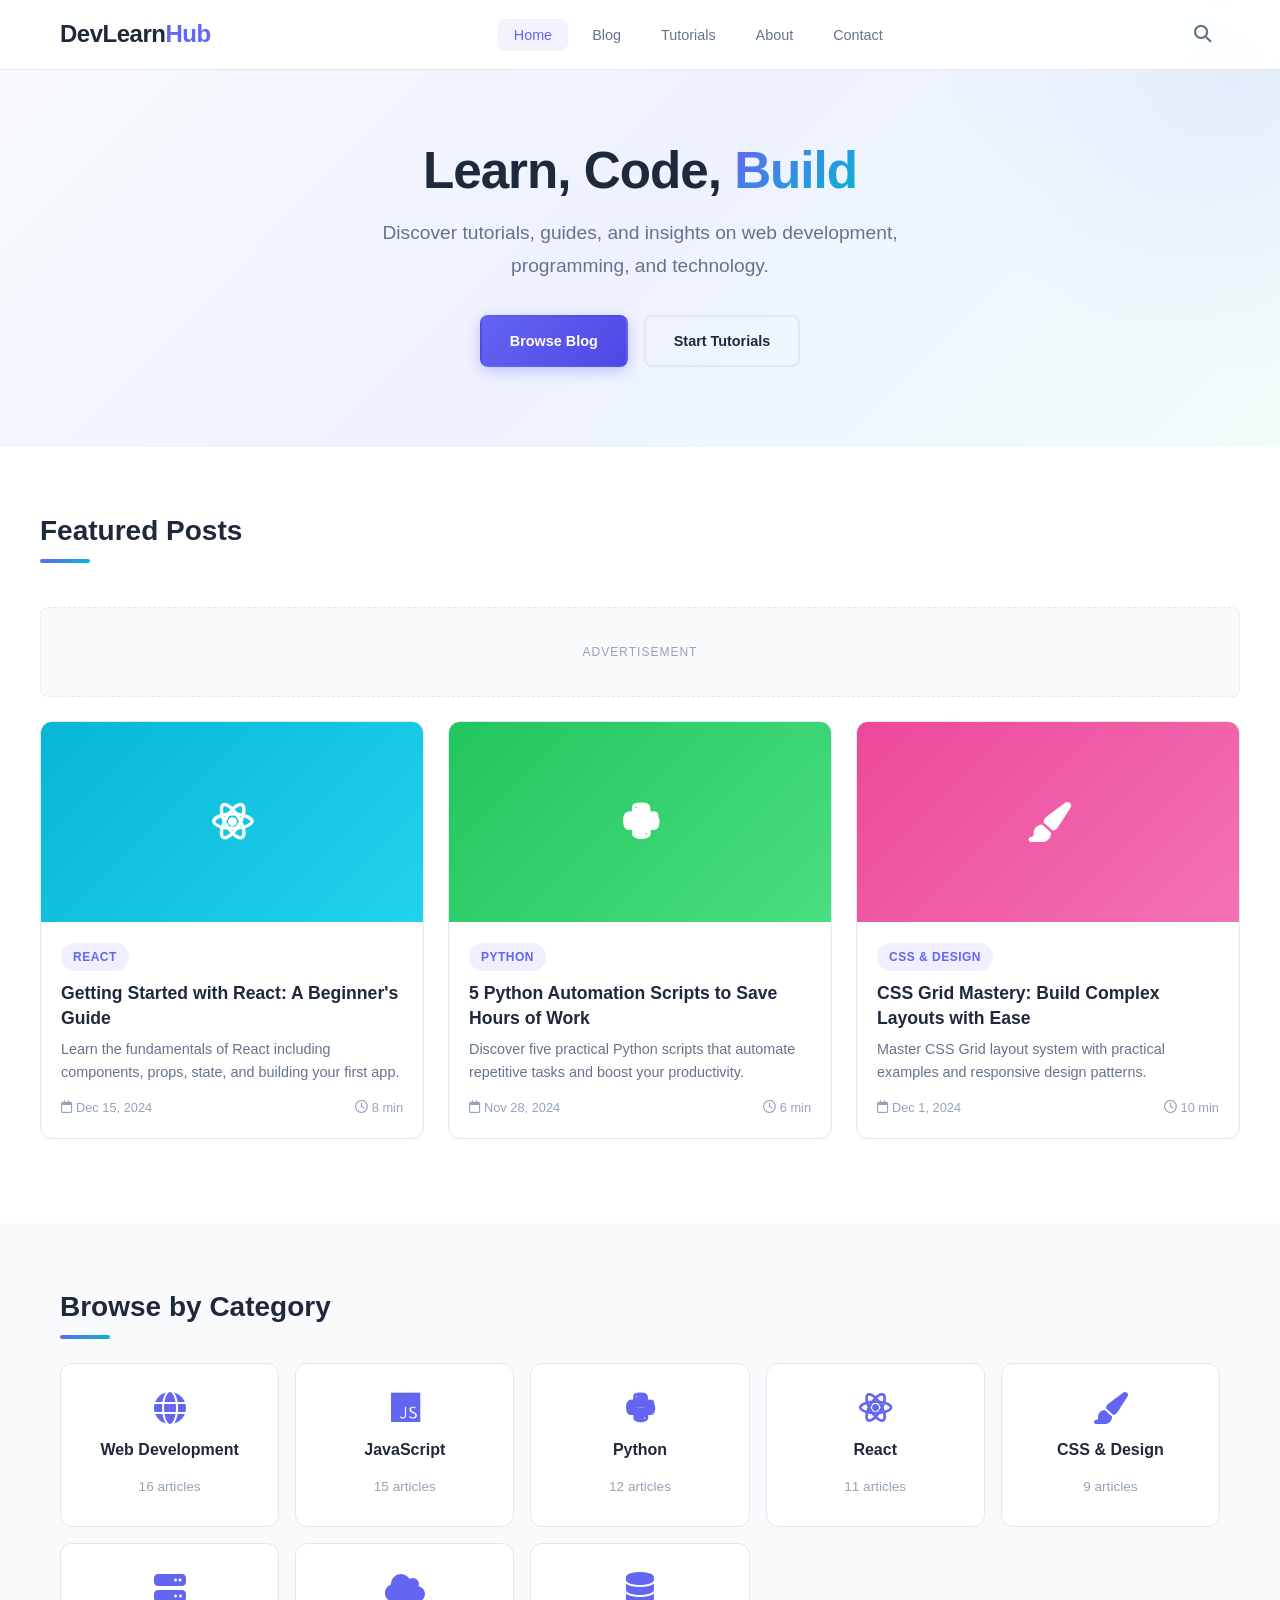
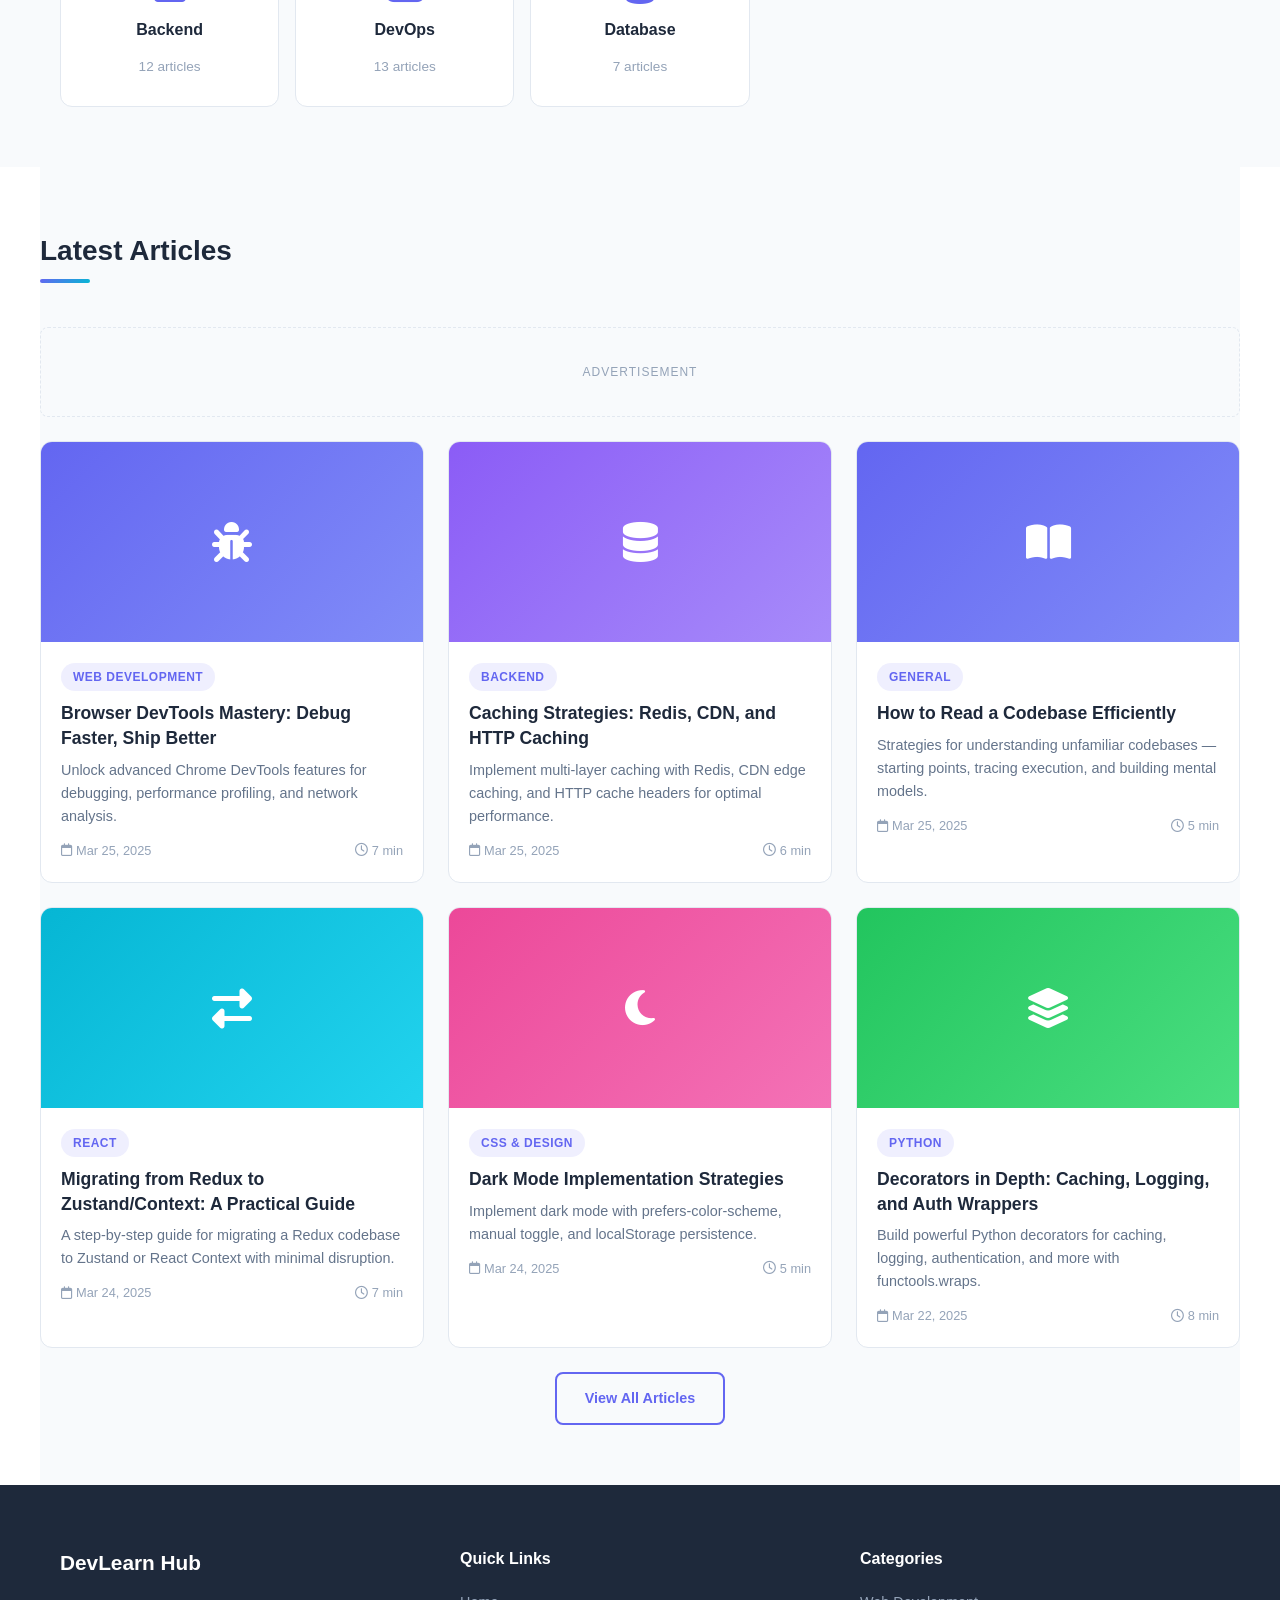
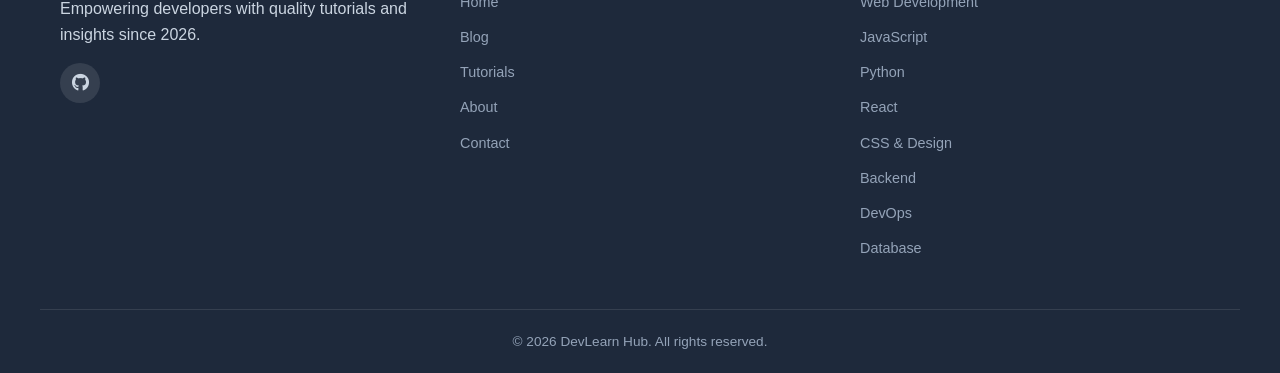
<file: index.html>
<!DOCTYPE html>
<html lang="en">
<head>
  <meta charset="UTF-8">
  <meta name="viewport" content="width=device-width, initial-scale=1.0">
  <meta name="description" content="DevLearn Hub - Your destination for programming tutorials and tech blogs. Learn web development, JavaScript, Python, and more.">
  <meta name="keywords" content="programming, tutorials, web development, coding, JavaScript, Python, blog">
  <meta name="author" content="DevLearn Hub">
  <meta property="og:title" content="DevLearn Hub - Programming Tutorials & Tech Blogs">
  <meta property="og:description" content="Your destination for programming tutorials and tech blogs. Learn web development, JavaScript, Python, and more.">
  <meta property="og:type" content="website">
  <meta property="og:url" content="https://your-site.netlify.app">
  <meta name="twitter:card" content="summary_large_image">
  <title>DevLearn Hub - Programming Tutorials & Tech Blogs</title>
  <link rel="canonical" href="https://your-site.netlify.app">
  <link rel="stylesheet" href="css/style.css">
  <link rel="stylesheet" href="https://cdnjs.cloudflare.com/ajax/libs/font-awesome/6.5.1/css/all.min.css">
  <script async src="https://pagead2.googlesyndication.com/pagead/js/adsbygoogle.js?client=ca-pub-3525430339279240" crossorigin="anonymous"></script>
  <script async src="https://www.googletagmanager.com/gtag/js?id=G-30TT7C9PF2"></script>
  <script>
    window.dataLayer = window.dataLayer || [];
    function gtag(){dataLayer.push(arguments);}
    gtag('js', new Date());
    gtag('config', 'G-30TT7C9PF2');
  </script>
</head>
<body>
  <header class="header">
    <nav class="navbar container">
      <a href="index.html" class="logo">DevLearn<span>Hub</span></a>
      <button class="hamburger" id="hamburger" aria-label="Toggle navigation">
        <span></span><span></span><span></span>
      </button>
      <ul class="nav-menu" id="navMenu">
        <li><a href="index.html" class="active">Home</a></li>
        <li><a href="blog/index.html">Blog</a></li>
        <li><a href="tutorials/index.html">Tutorials</a></li>
        <li><a href="about.html">About</a></li>
        <li><a href="contact.html">Contact</a></li>
      </ul>
      <button class="search-toggle" id="searchToggle" aria-label="Toggle search"><i class="fas fa-search"></i></button>
    </nav>
    <div class="search-bar container" id="searchBar">
      <input type="text" id="searchInput" placeholder="Search articles, tutorials...">
      <button id="searchClose" aria-label="Close search"><i class="fas fa-times"></i></button>
    </div>
  </header>

  <main>
    <section class="hero">
      <div class="container hero-content">
        <h1>Learn, Code, <span>Build</span></h1>
        <p>Discover tutorials, guides, and insights on web development, programming, and technology.</p>
        <div class="hero-buttons">
          <a href="blog/index.html" class="btn btn-primary">Browse Blog</a>
          <a href="tutorials/index.html" class="btn btn-secondary">Start Tutorials</a>
        </div>
      </div>
    </section>

    <section class="container featured-section">
      <h2 class="section-title">Featured Posts</h2>
      <div class="featured-adsense">
        <div class="ad-placeholder">
          <p>Advertisement</p>
          <ins class="adsbygoogle" style="display:block" data-ad-client="ca-pub-3525430339279240" data-ad-slot="1234567890" data-ad-format="auto" data-full-width-responsive="true"></ins>
        </div>
      </div>
      <div class="post-grid" id="featuredPosts"></div>
    </section>

    <section class="categories-section">
      <div class="container">
        <h2 class="section-title">Browse by Category</h2>
        <div class="categories-grid" id="categoriesGrid"></div>
      </div>
    </section>

    <section class="container latest-section">
      <h2 class="section-title">Latest Articles</h2>
      <div class="ad-placeholder">
        <p>Advertisement</p>
        <ins class="adsbygoogle" style="display:block" data-ad-client="ca-pub-3525430339279240" data-ad-slot="1234567890" data-ad-format="auto" data-full-width-responsive="true"></ins>
      </div>
      <div class="post-grid" id="latestPosts"></div>
      <div class="text-center">
        <a href="blog/index.html" class="btn btn-outline">View All Articles</a>
      </div>
    </section>
  </main>

  <footer class="footer">
    <div class="container footer-content">
      <div class="footer-section">
        <h3>DevLearn Hub</h3>
        <p>Empowering developers with quality tutorials and insights since <span class="current-year">2024</span>.</p>
        <div class="social-links">
          <a href="https://github.com/manik1312006" aria-label="GitHub" target="_blank" rel="noopener"><i class="fab fa-github"></i></a>
        </div>
      </div>
      <div class="footer-section">
        <h4>Quick Links</h4>
        <ul>
          <li><a href="index.html">Home</a></li>
          <li><a href="blog/index.html">Blog</a></li>
          <li><a href="tutorials/index.html">Tutorials</a></li>
          <li><a href="about.html">About</a></li>
          <li><a href="contact.html">Contact</a></li>
        </ul>
      </div>
      <div class="footer-section">
        <h4>Categories</h4>
        <ul id="footerCategories"></ul>
      </div>

    </div>
    <div class="footer-bottom container">
      <p>&copy; <span class="current-year">2024</span> DevLearn Hub. All rights reserved.</p>
    </div>
  </footer>

  <button id="scrollTop" aria-label="Scroll to top"><i class="fas fa-arrow-up"></i></button>

  <script src="js/content.js"></script>
  <script src="js/search.js"></script>
  <script src="js/main.js"></script>
  <script>(adsbygoogle = window.adsbygoogle || []).push({});</script>
</body>
</html>
</file>
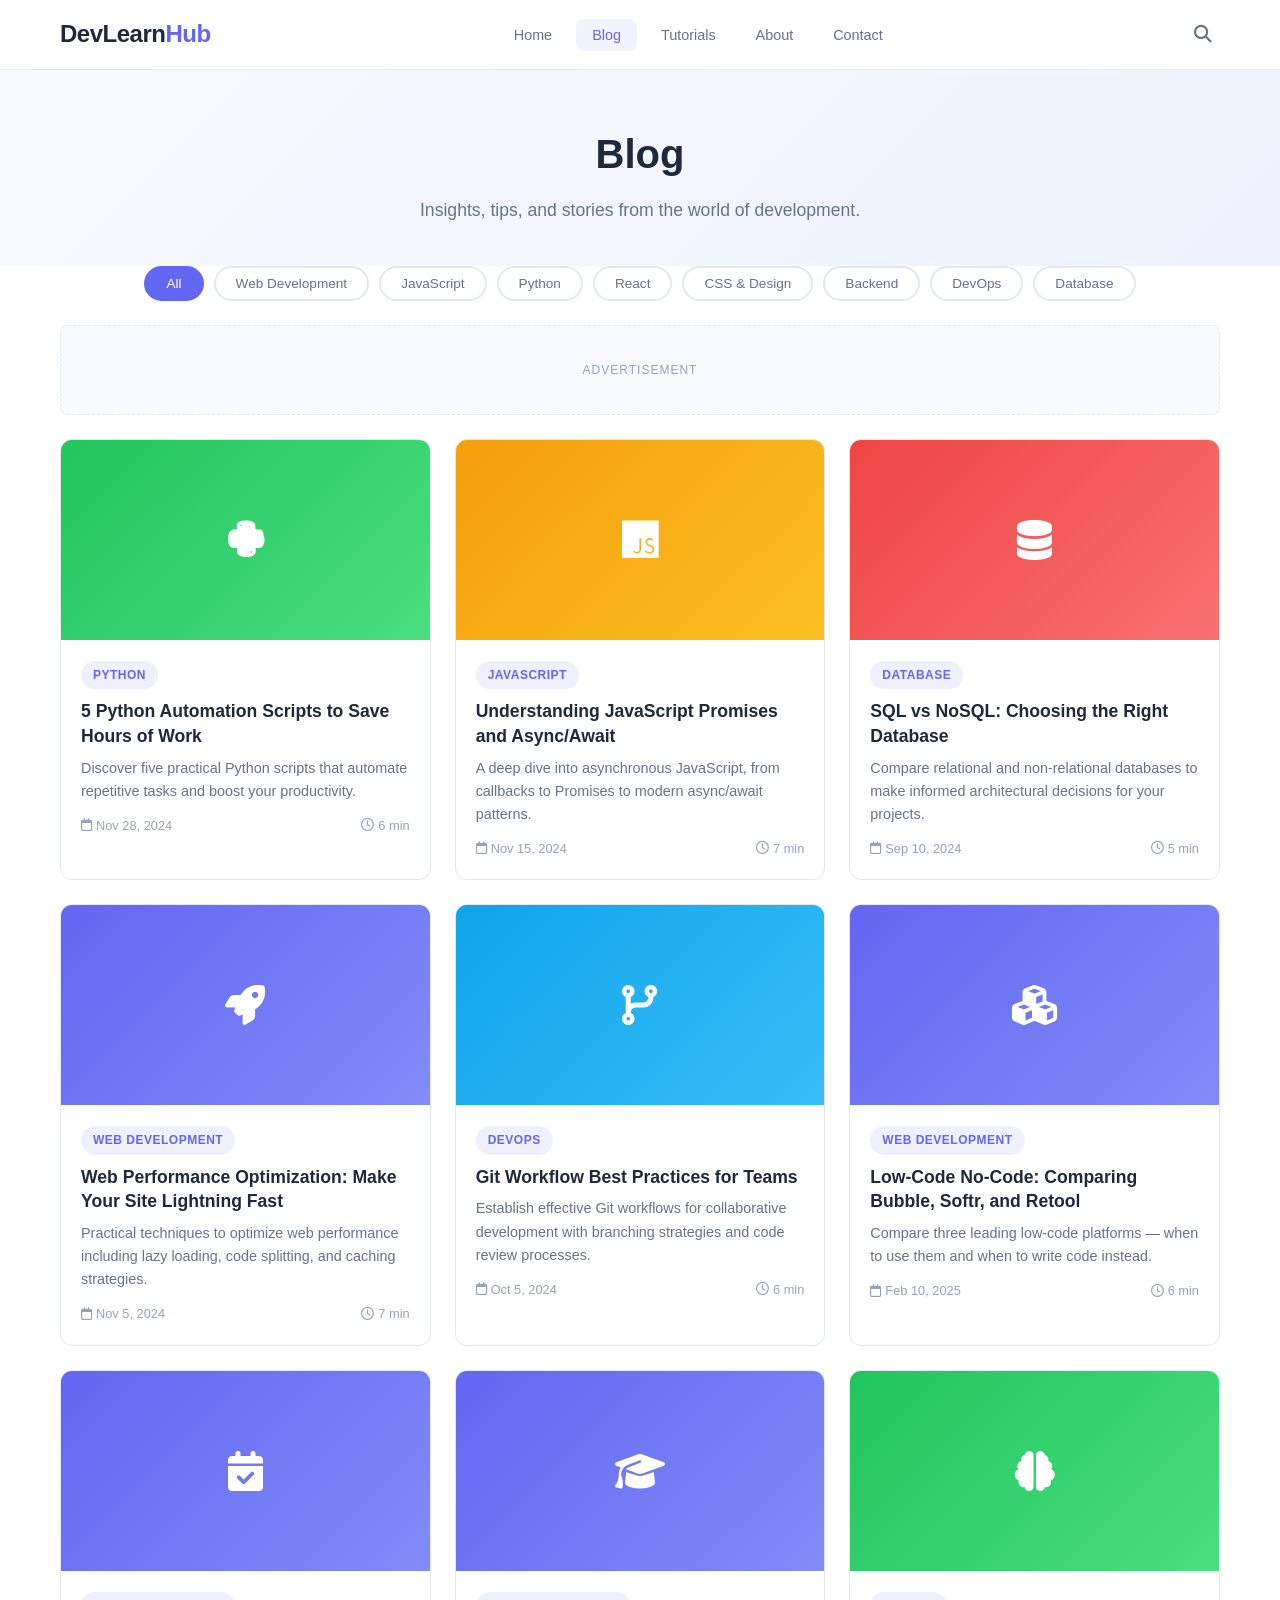
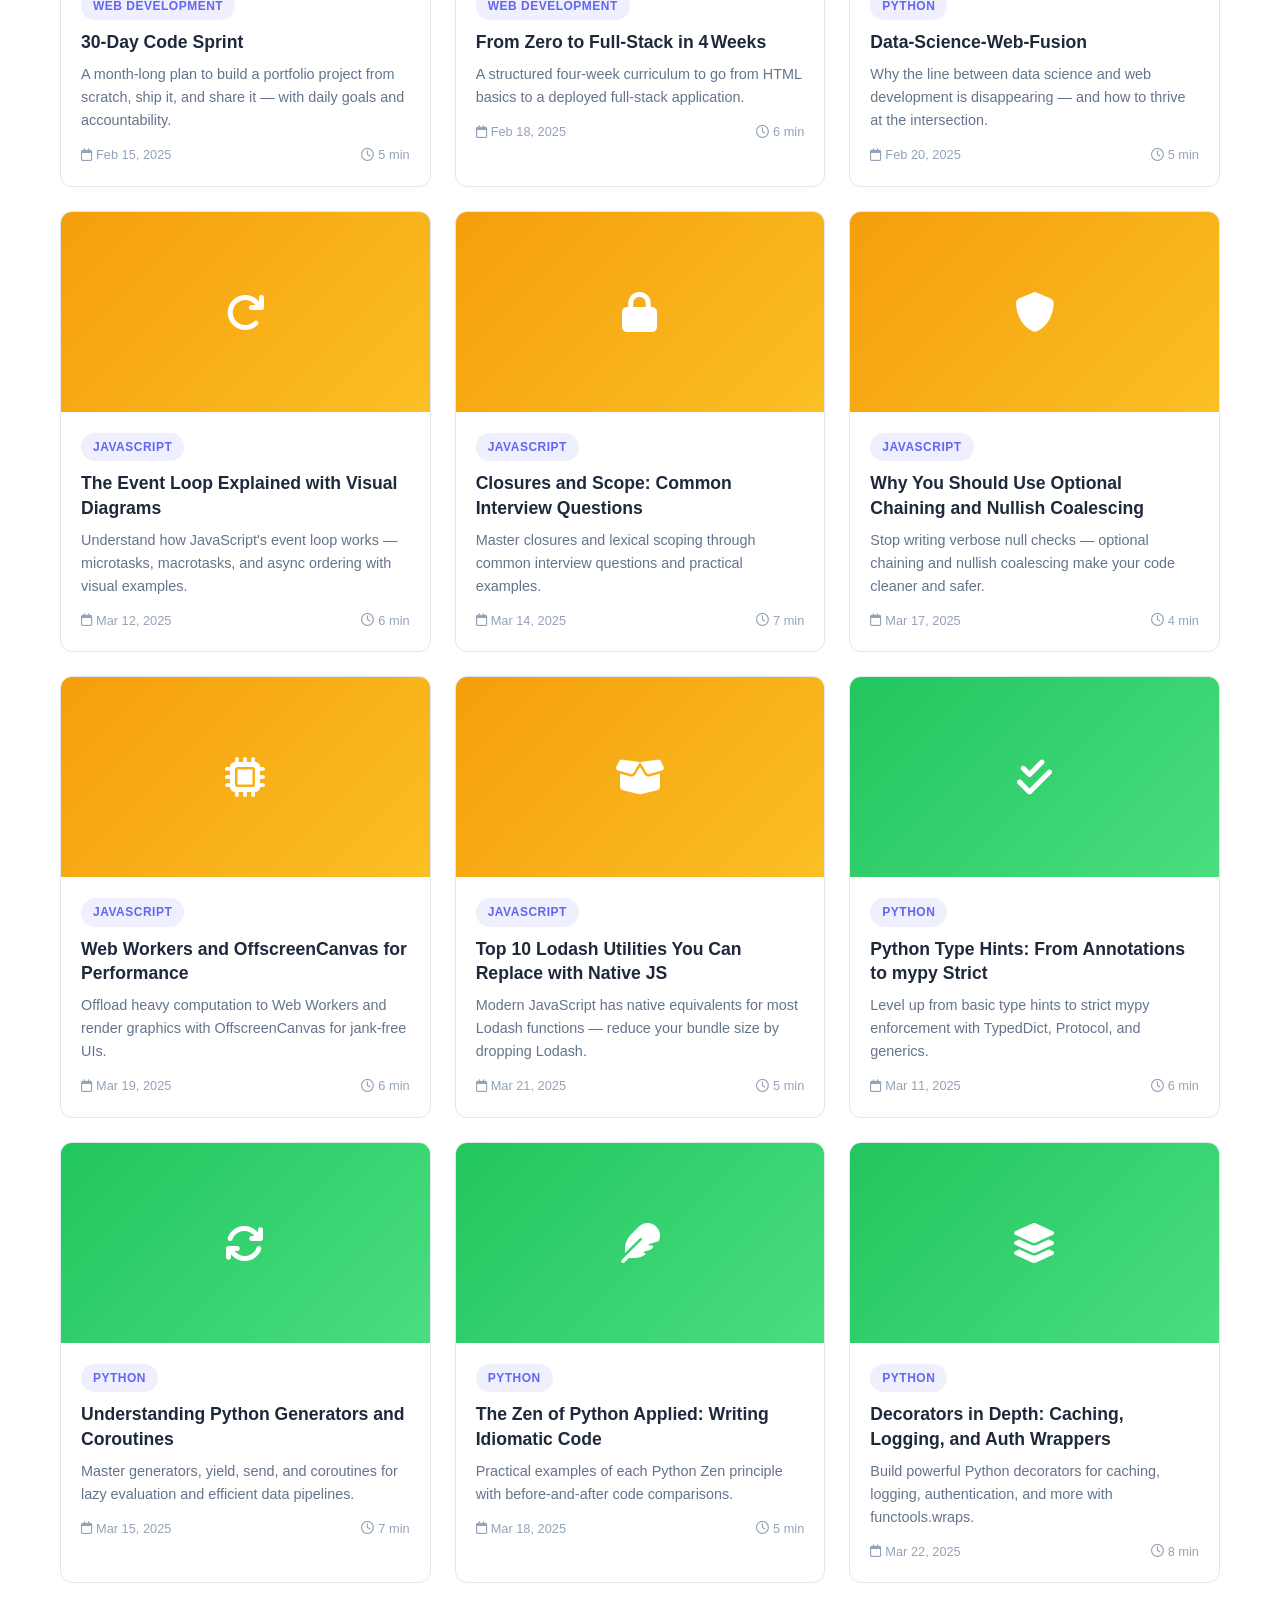
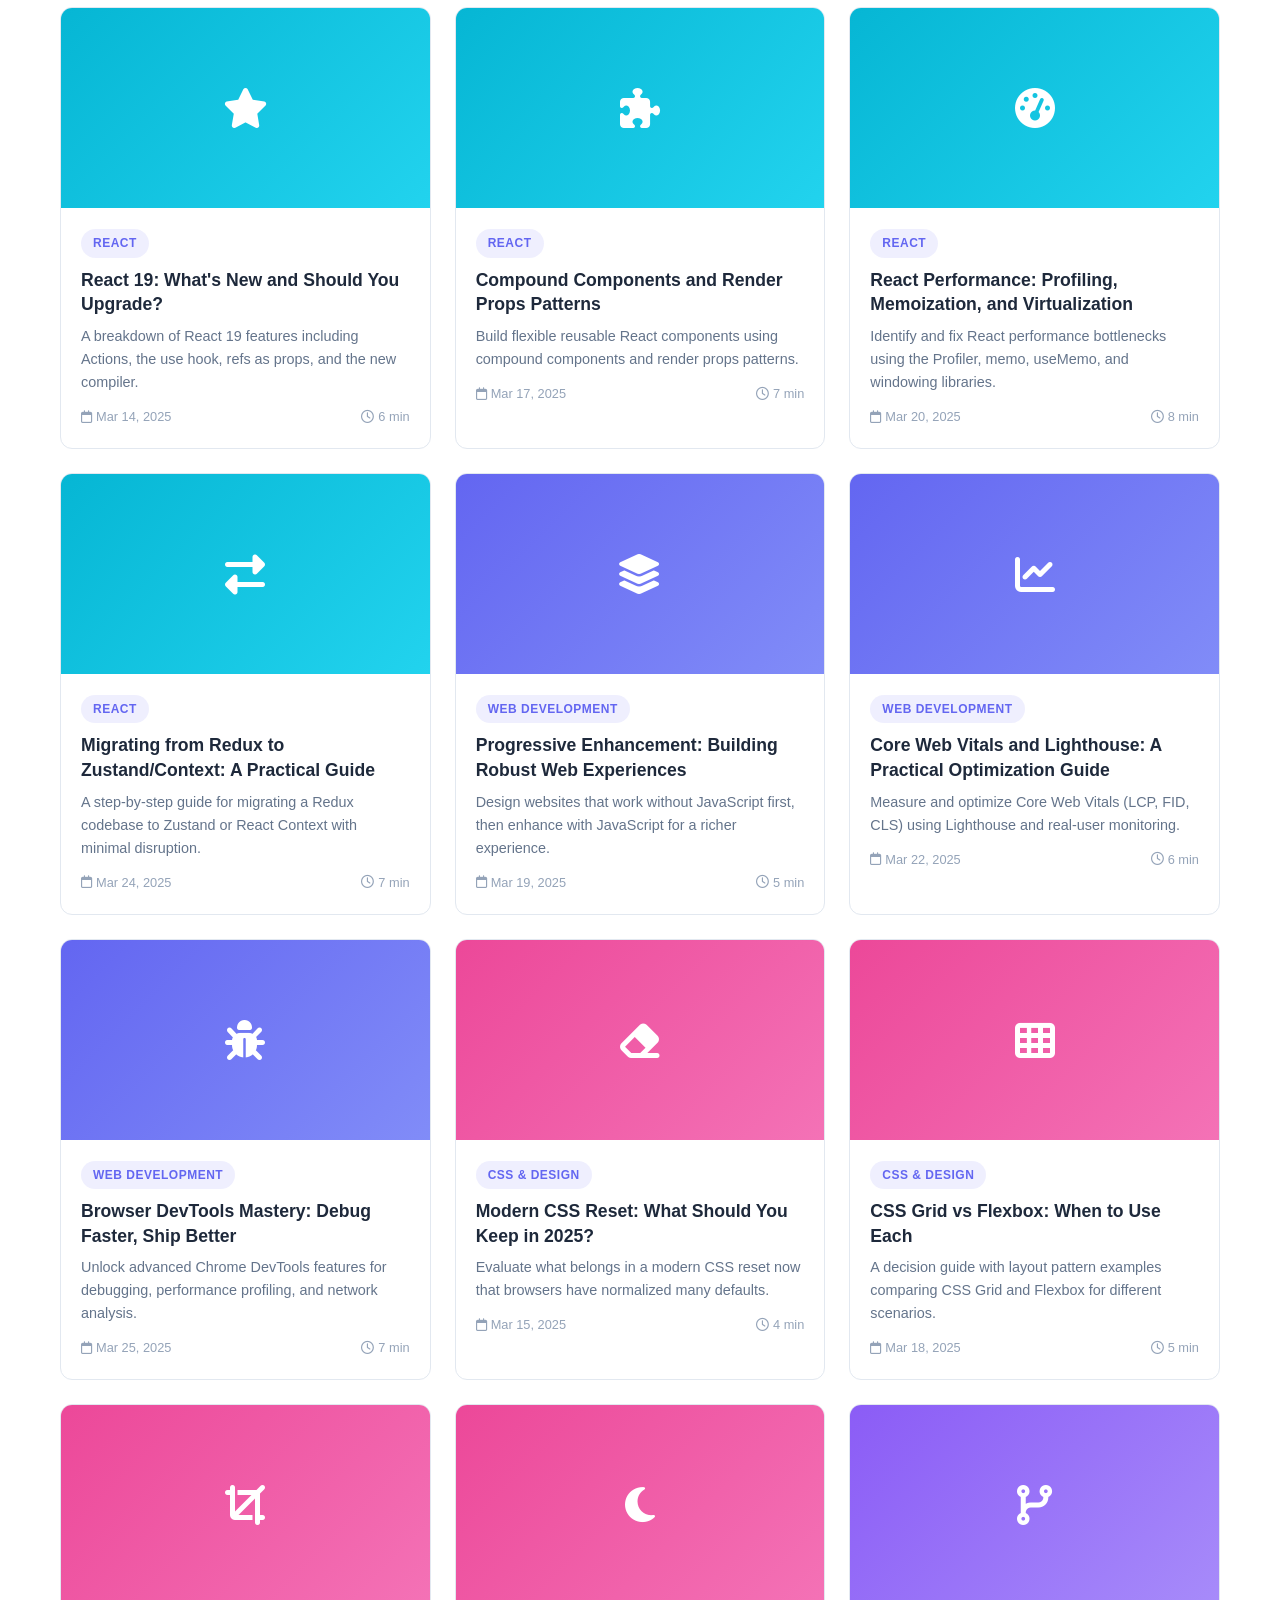
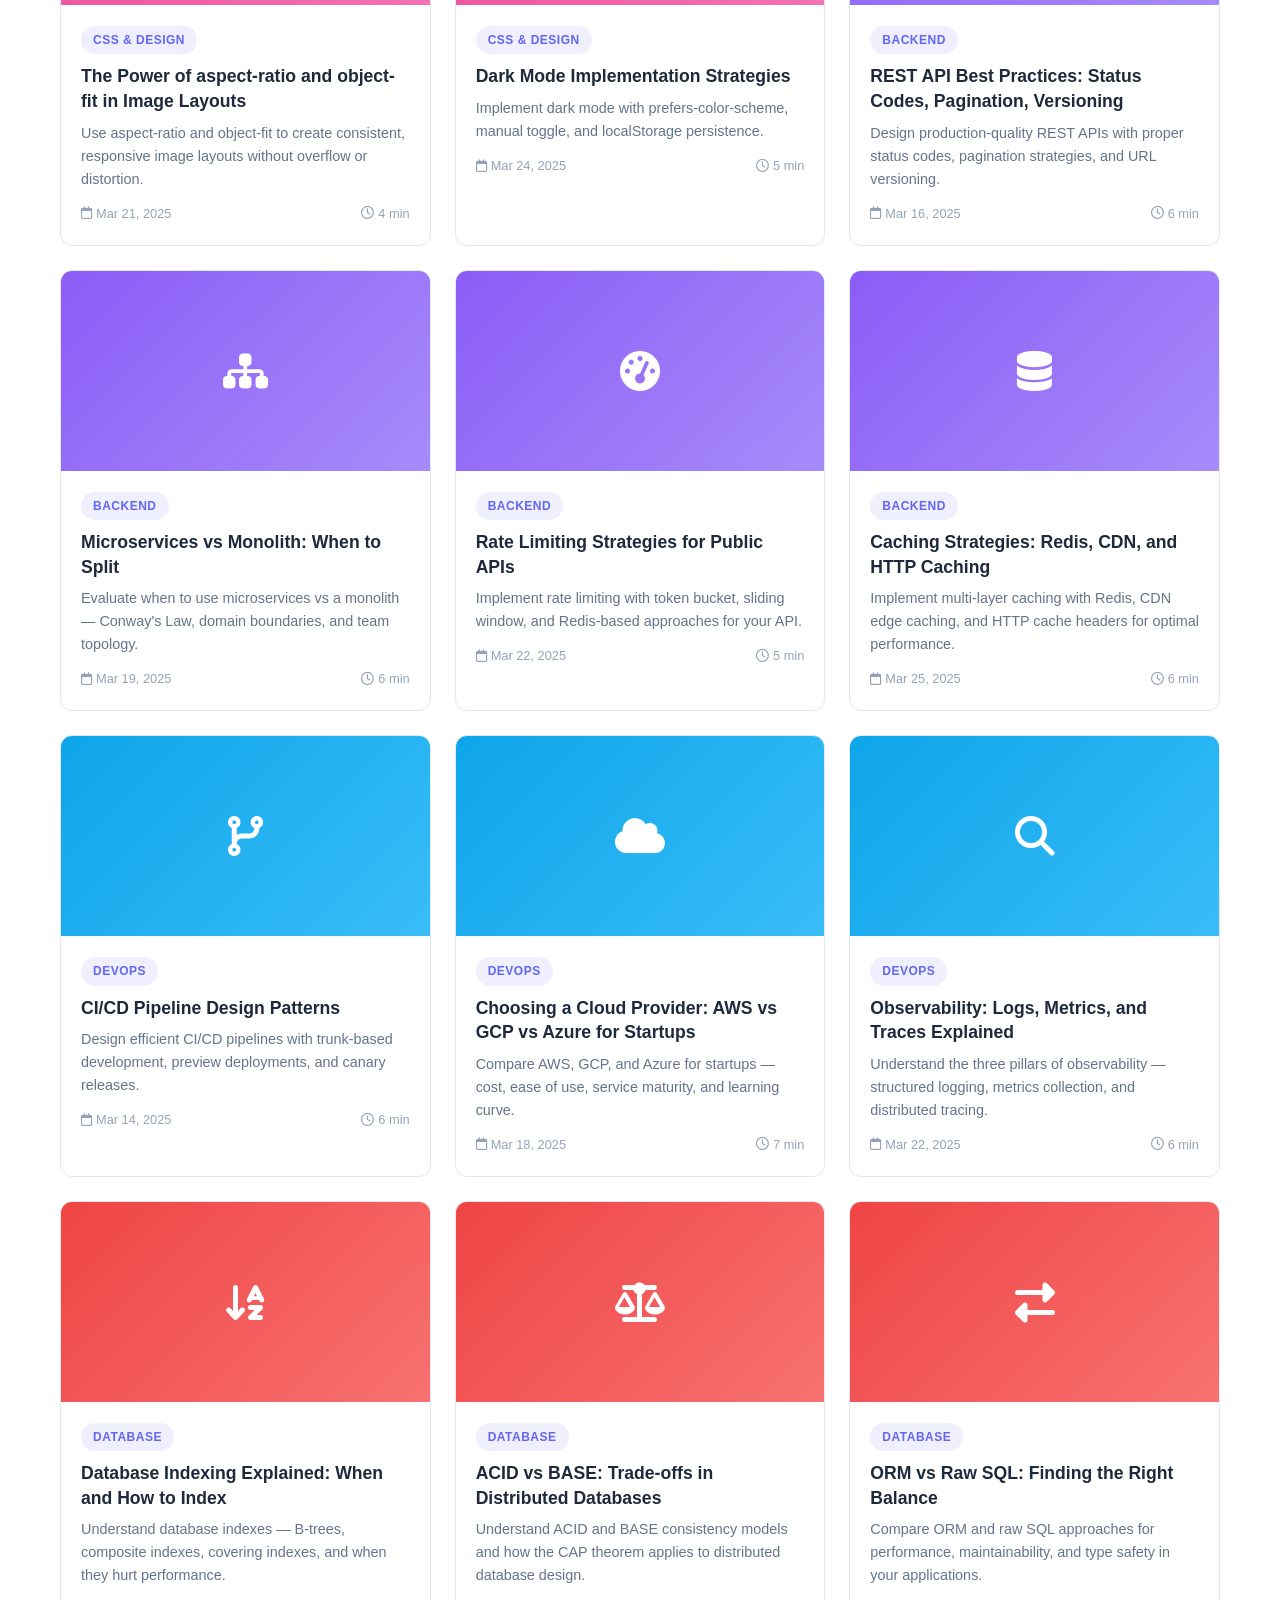
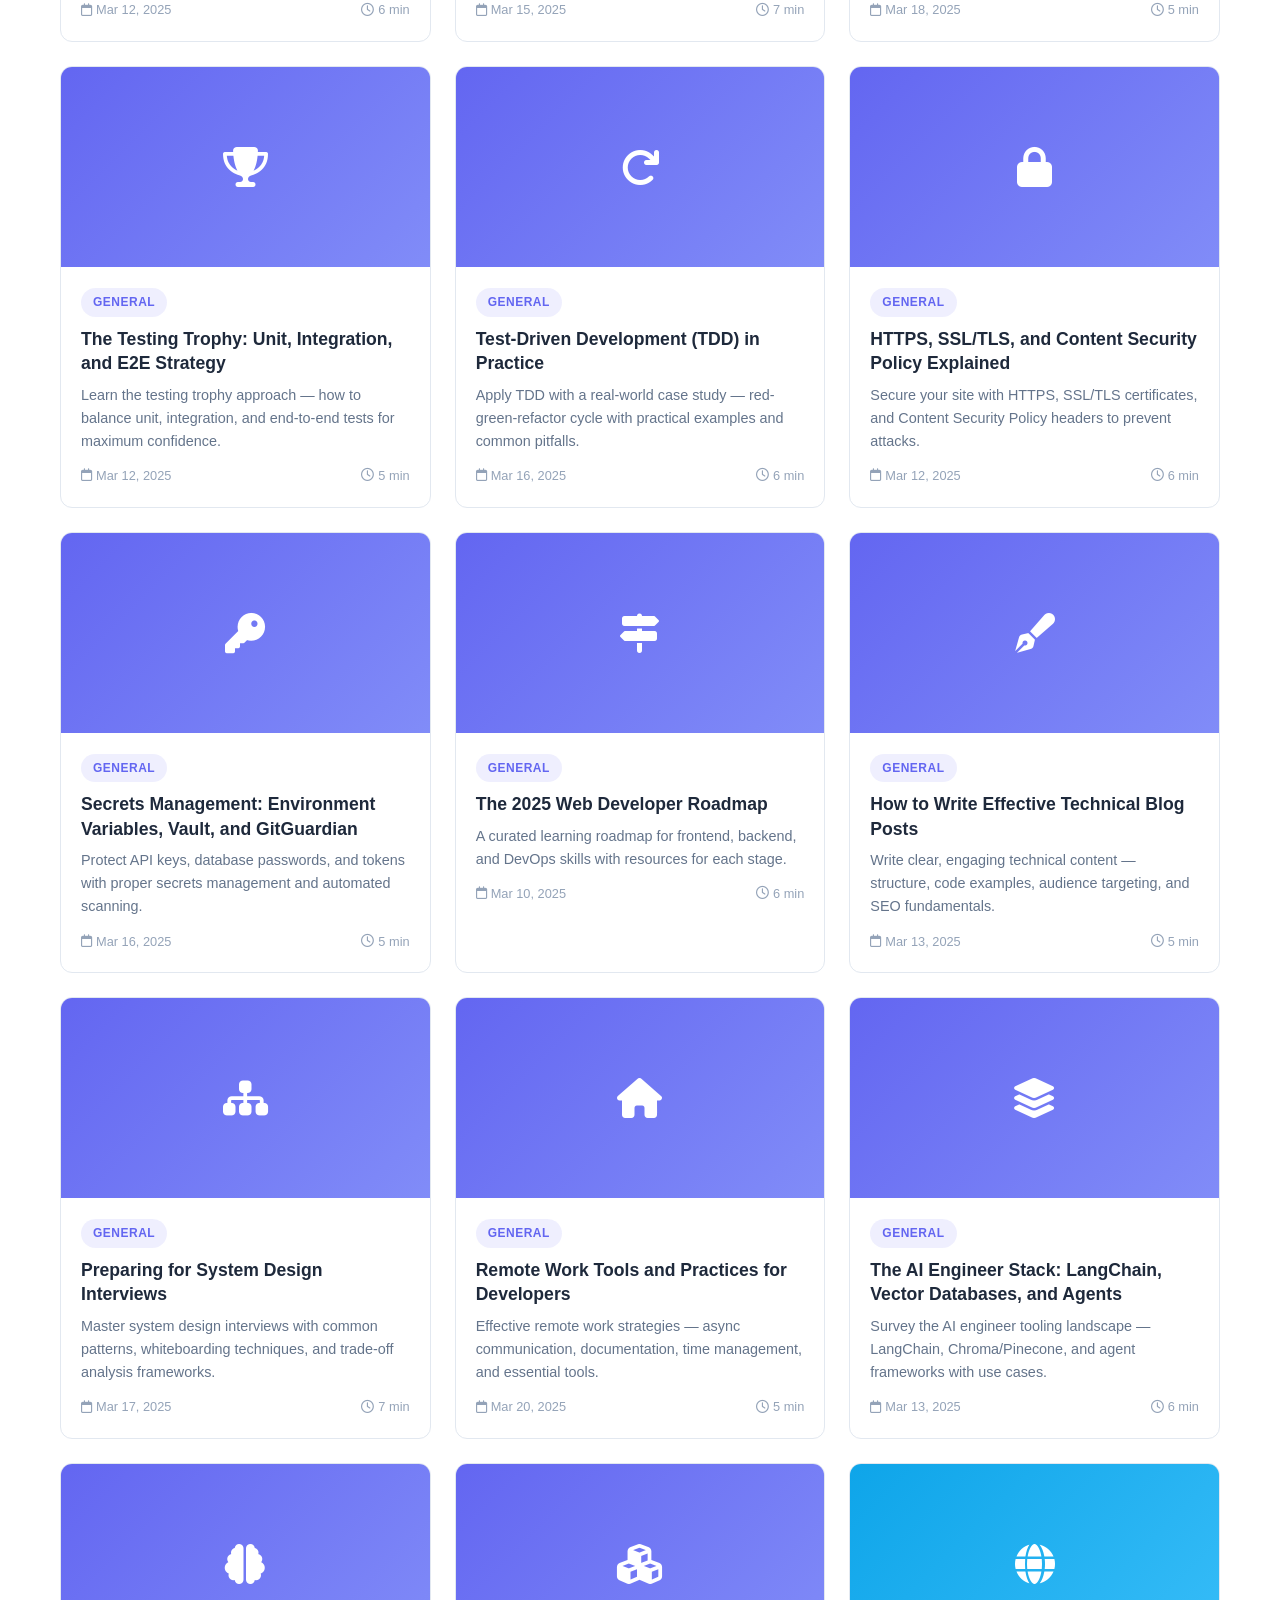
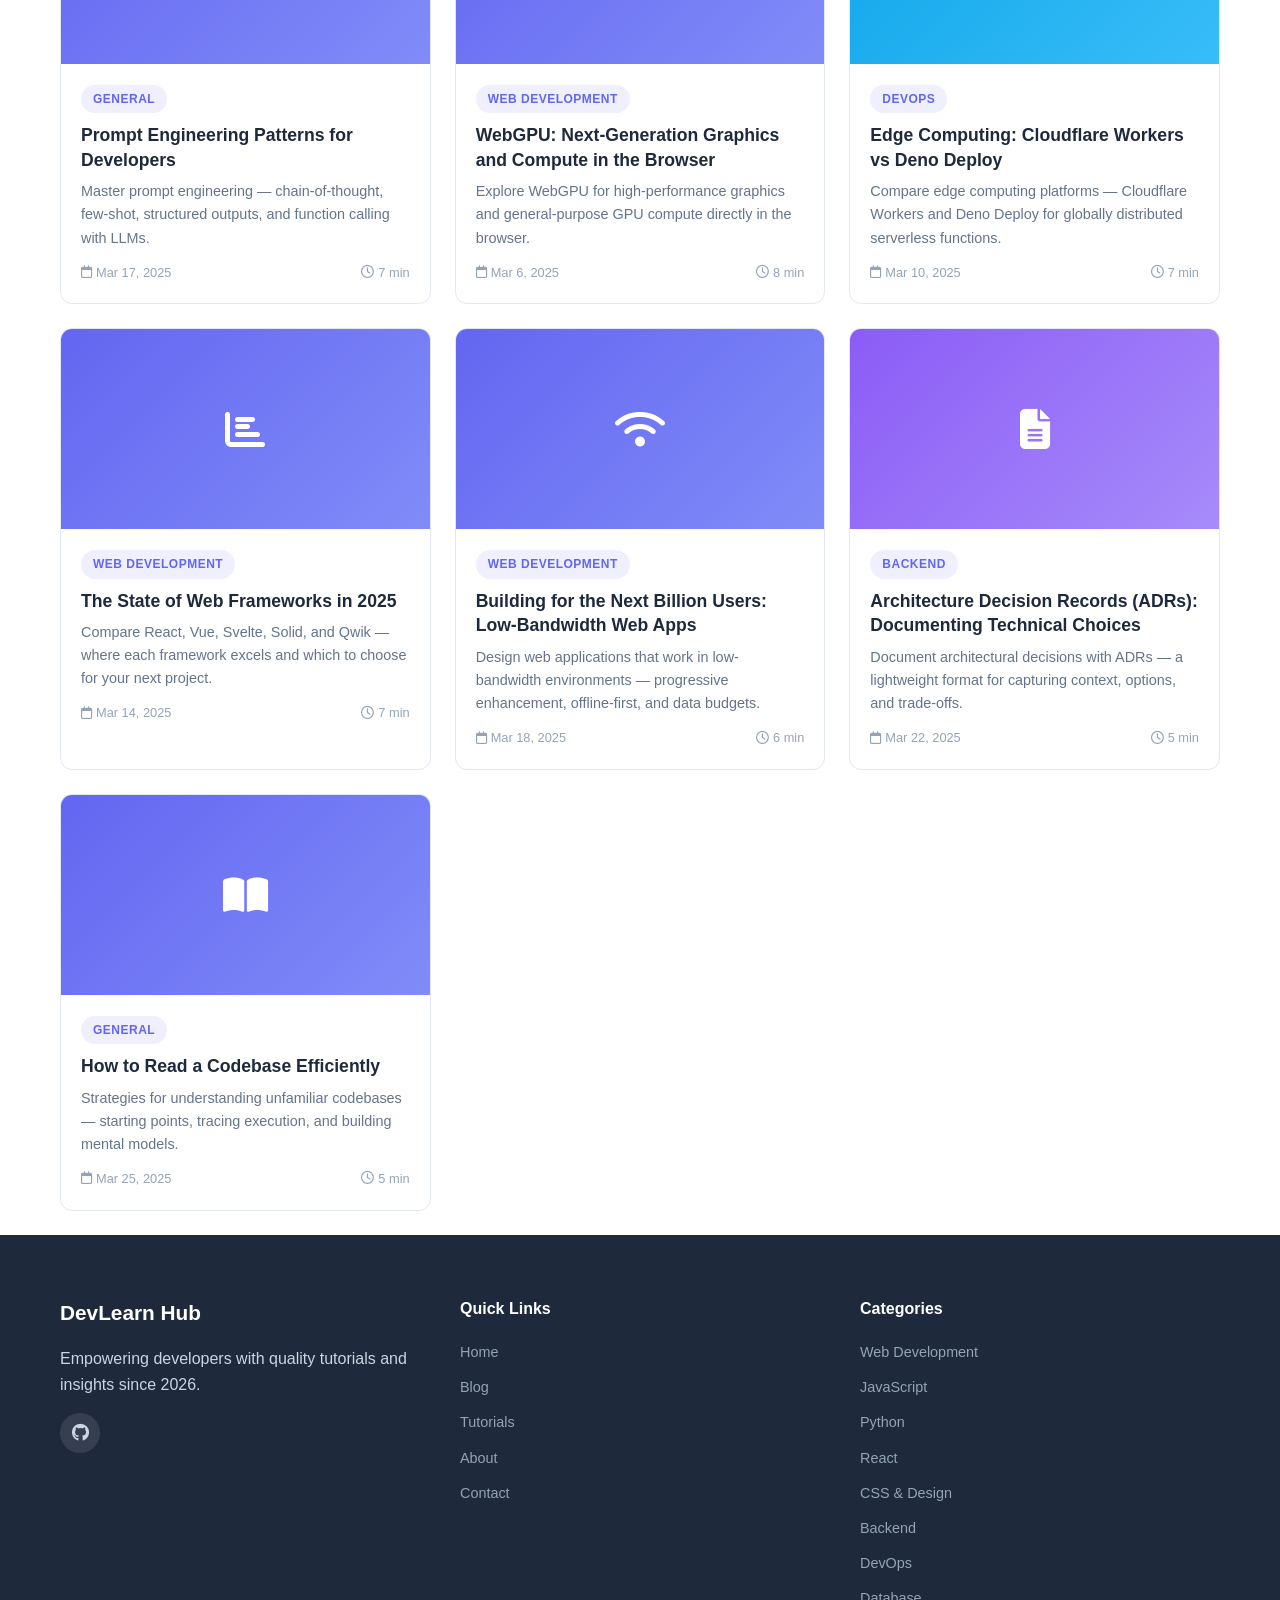
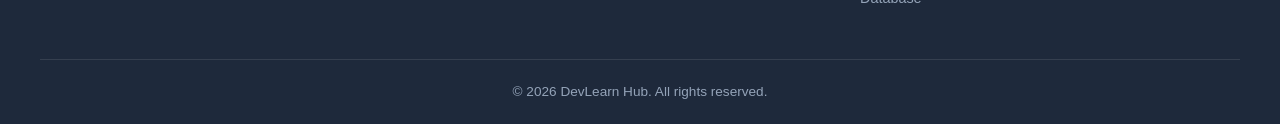
<file: blog/index.html>
<!DOCTYPE html>
<html lang="en">
<head>
  <meta charset="UTF-8">
  <meta name="viewport" content="width=device-width, initial-scale=1.0">
  <meta name="description" content="DevLearn Hub Blog - Articles on web development, programming tips, and tech insights.">
  <meta name="keywords" content="programming blog, web development, tech articles, coding tips">
  <meta property="og:title" content="Blog - DevLearn Hub">
  <meta property="og:description" content="Articles on web development, programming tips, and tech insights.">
  <title>Blog - DevLearn Hub</title>
  <link rel="canonical" href="https://your-site.netlify.app/blog/">
  <link rel="stylesheet" href="../css/style.css">
  <link rel="stylesheet" href="https://cdnjs.cloudflare.com/ajax/libs/font-awesome/6.5.1/css/all.min.css">
  <script async src="https://pagead2.googlesyndication.com/pagead/js/adsbygoogle.js?client=ca-pub-3525430339279240" crossorigin="anonymous"></script>
  <script async src="https://www.googletagmanager.com/gtag/js?id=G-30TT7C9PF2"></script>
  <script>
    window.dataLayer = window.dataLayer || [];
    function gtag(){dataLayer.push(arguments);}
    gtag('js', new Date());
    gtag('config', 'G-30TT7C9PF2');
  </script>
</head>
<body>
  <header class="header">
    <nav class="navbar container">
      <a href="../index.html" class="logo">DevLearn<span>Hub</span></a>
      <button class="hamburger" id="hamburger" aria-label="Toggle navigation">
        <span></span><span></span><span></span>
      </button>
      <ul class="nav-menu" id="navMenu">
        <li><a href="../index.html">Home</a></li>
        <li><a href="index.html" class="active">Blog</a></li>
        <li><a href="../tutorials/index.html">Tutorials</a></li>
        <li><a href="../about.html">About</a></li>
        <li><a href="../contact.html">Contact</a></li>
      </ul>
      <button class="search-toggle" id="searchToggle" aria-label="Toggle search"><i class="fas fa-search"></i></button>
    </nav>
    <div class="search-bar container" id="searchBar">
      <input type="text" id="searchInput" placeholder="Search articles, tutorials...">
      <button id="searchClose" aria-label="Close search"><i class="fas fa-times"></i></button>
    </div>
  </header>

  <main>
    <section class="page-header">
      <div class="container">
        <h1>Blog</h1>
        <p>Insights, tips, and stories from the world of development.</p>
      </div>
    </section>

    <section class="container">
      <div class="category-filters" id="categoryFilters"></div>
      <div class="ad-placeholder">
        <p>Advertisement</p>
        <ins class="adsbygoogle" style="display:block" data-ad-client="ca-pub-3525430339279240" data-ad-slot="1234567890" data-ad-format="auto" data-full-width-responsive="true"></ins>
      </div>
      <div class="post-grid" id="blogPosts"></div>
    </section>
  </main>

  <footer class="footer">
    <div class="container footer-content">
      <div class="footer-section">
        <h3>DevLearn Hub</h3>
        <p>Empowering developers with quality tutorials and insights since <span class="current-year">2024</span>.</p>
        <div class="social-links">
          <a href="https://github.com/manik1312006" aria-label="GitHub" target="_blank" rel="noopener"><i class="fab fa-github"></i></a>
        </div>
      </div>
      <div class="footer-section">
        <h4>Quick Links</h4>
        <ul>
          <li><a href="../index.html">Home</a></li>
          <li><a href="index.html">Blog</a></li>
          <li><a href="../tutorials/index.html">Tutorials</a></li>
          <li><a href="../about.html">About</a></li>
          <li><a href="../contact.html">Contact</a></li>
        </ul>
      </div>
      <div class="footer-section">
        <h4>Categories</h4>
        <ul id="footerCategories"></ul>
      </div>

    </div>
    <div class="footer-bottom container">
      <p>&copy; <span class="current-year">2024</span> DevLearn Hub. All rights reserved.</p>
    </div>
  </footer>

  <button id="scrollTop" aria-label="Scroll to top"><i class="fas fa-arrow-up"></i></button>

  <script src="../js/content.js"></script>
  <script src="../js/search.js"></script>
  <script src="../js/main.js"></script>
  <script>(adsbygoogle = window.adsbygoogle || []).push({});</script>
</body>
</html>
</file>
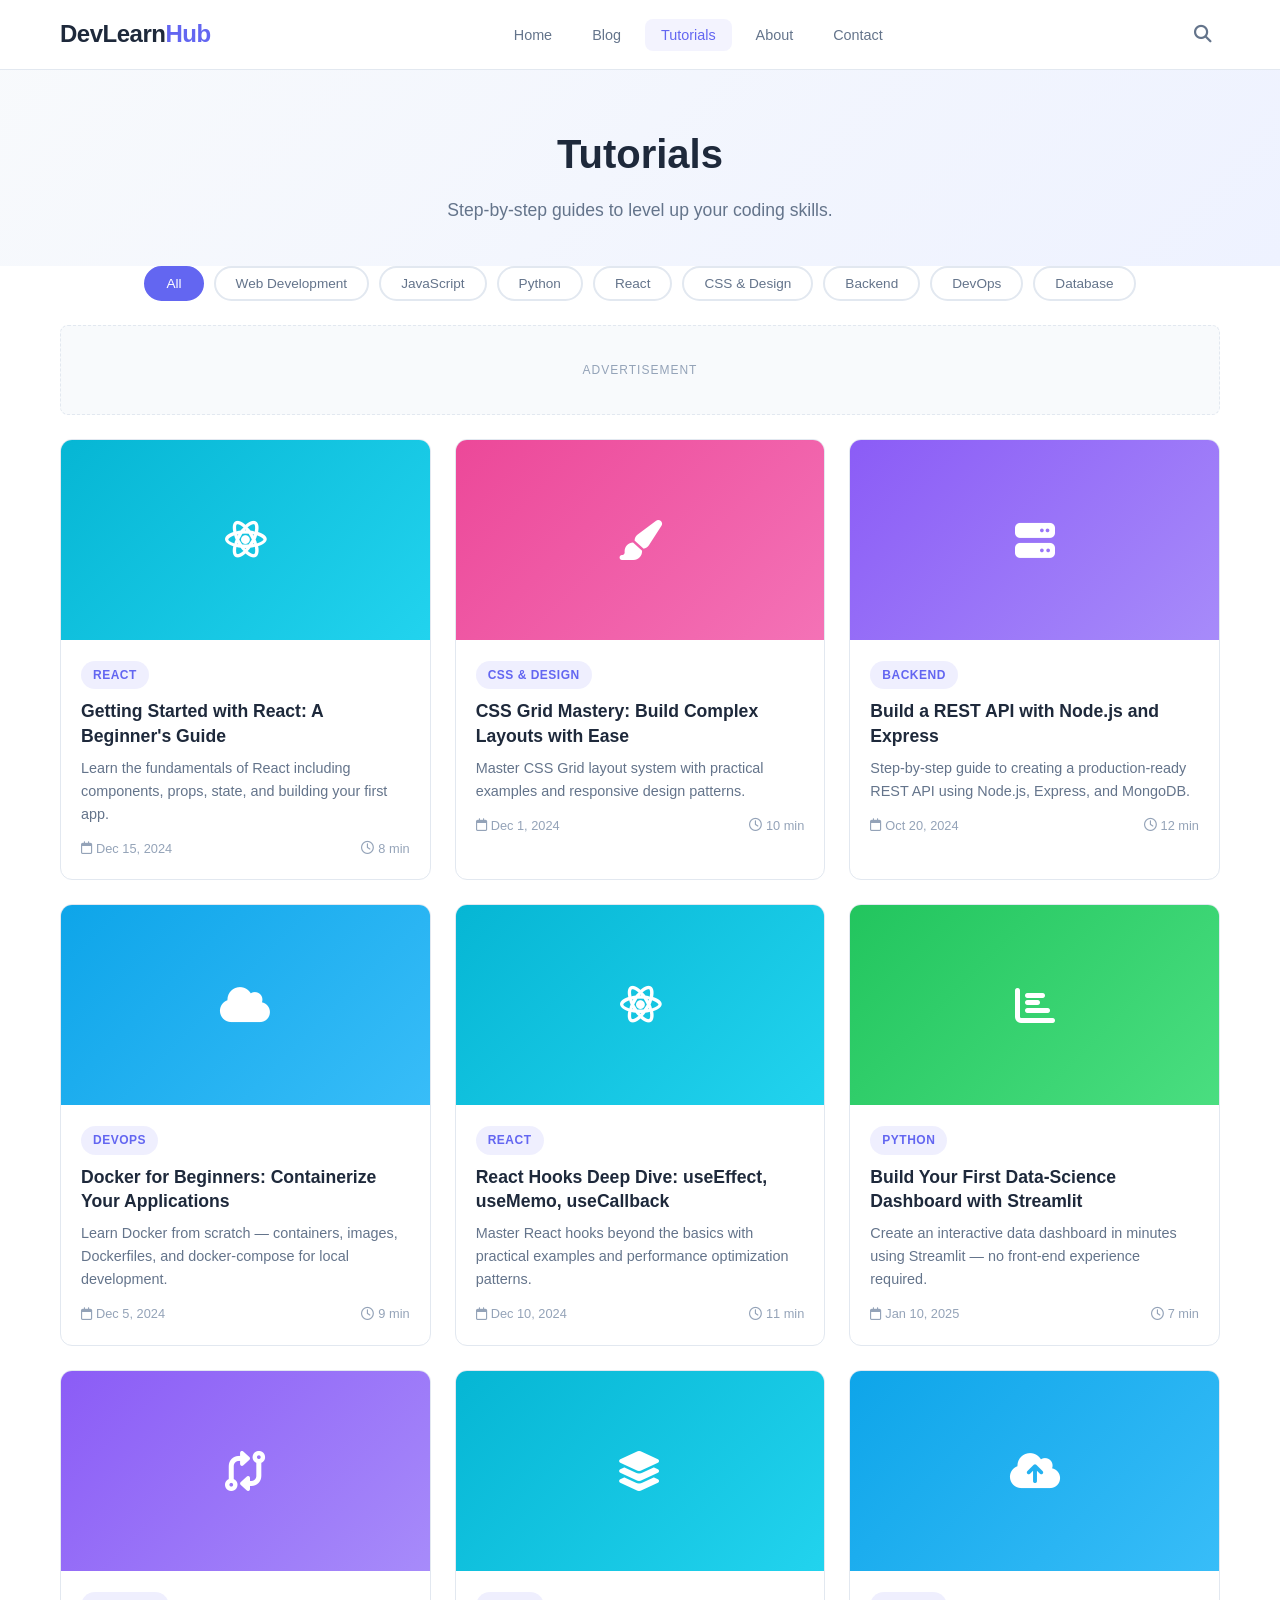
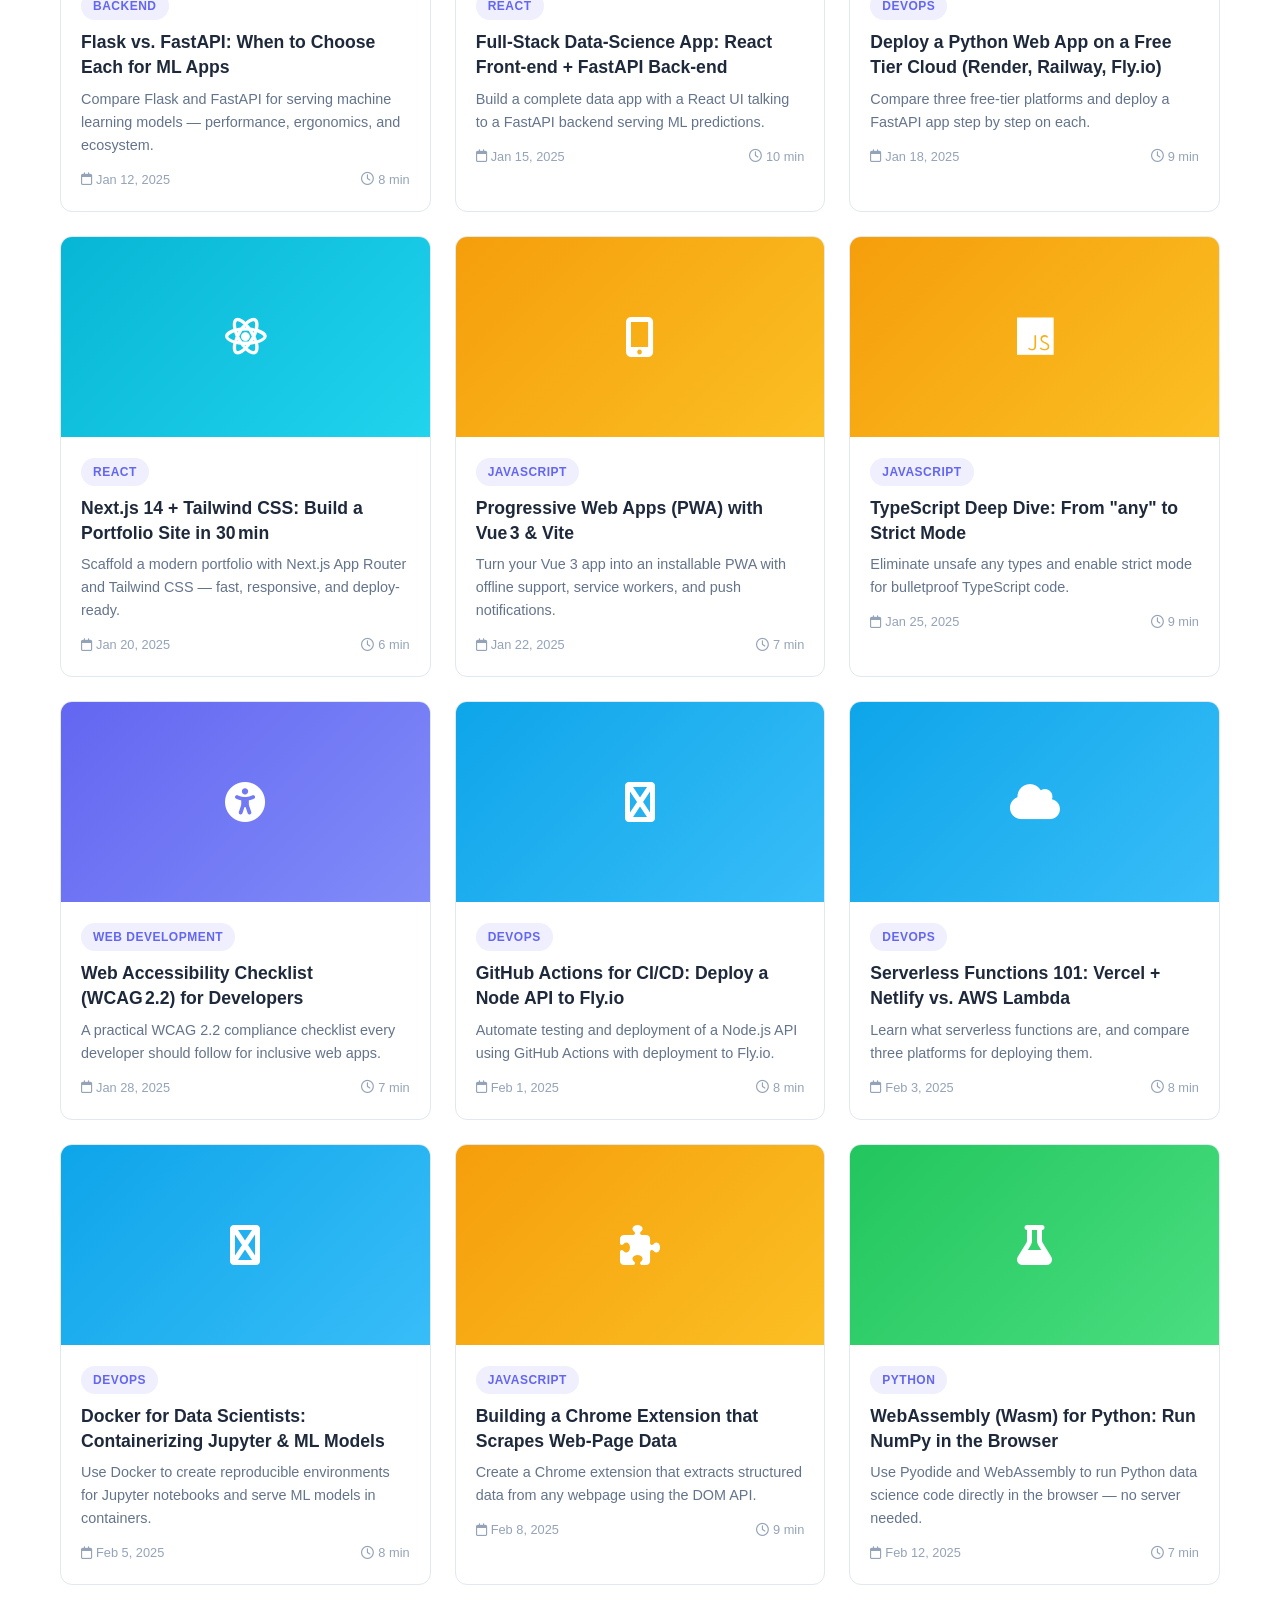
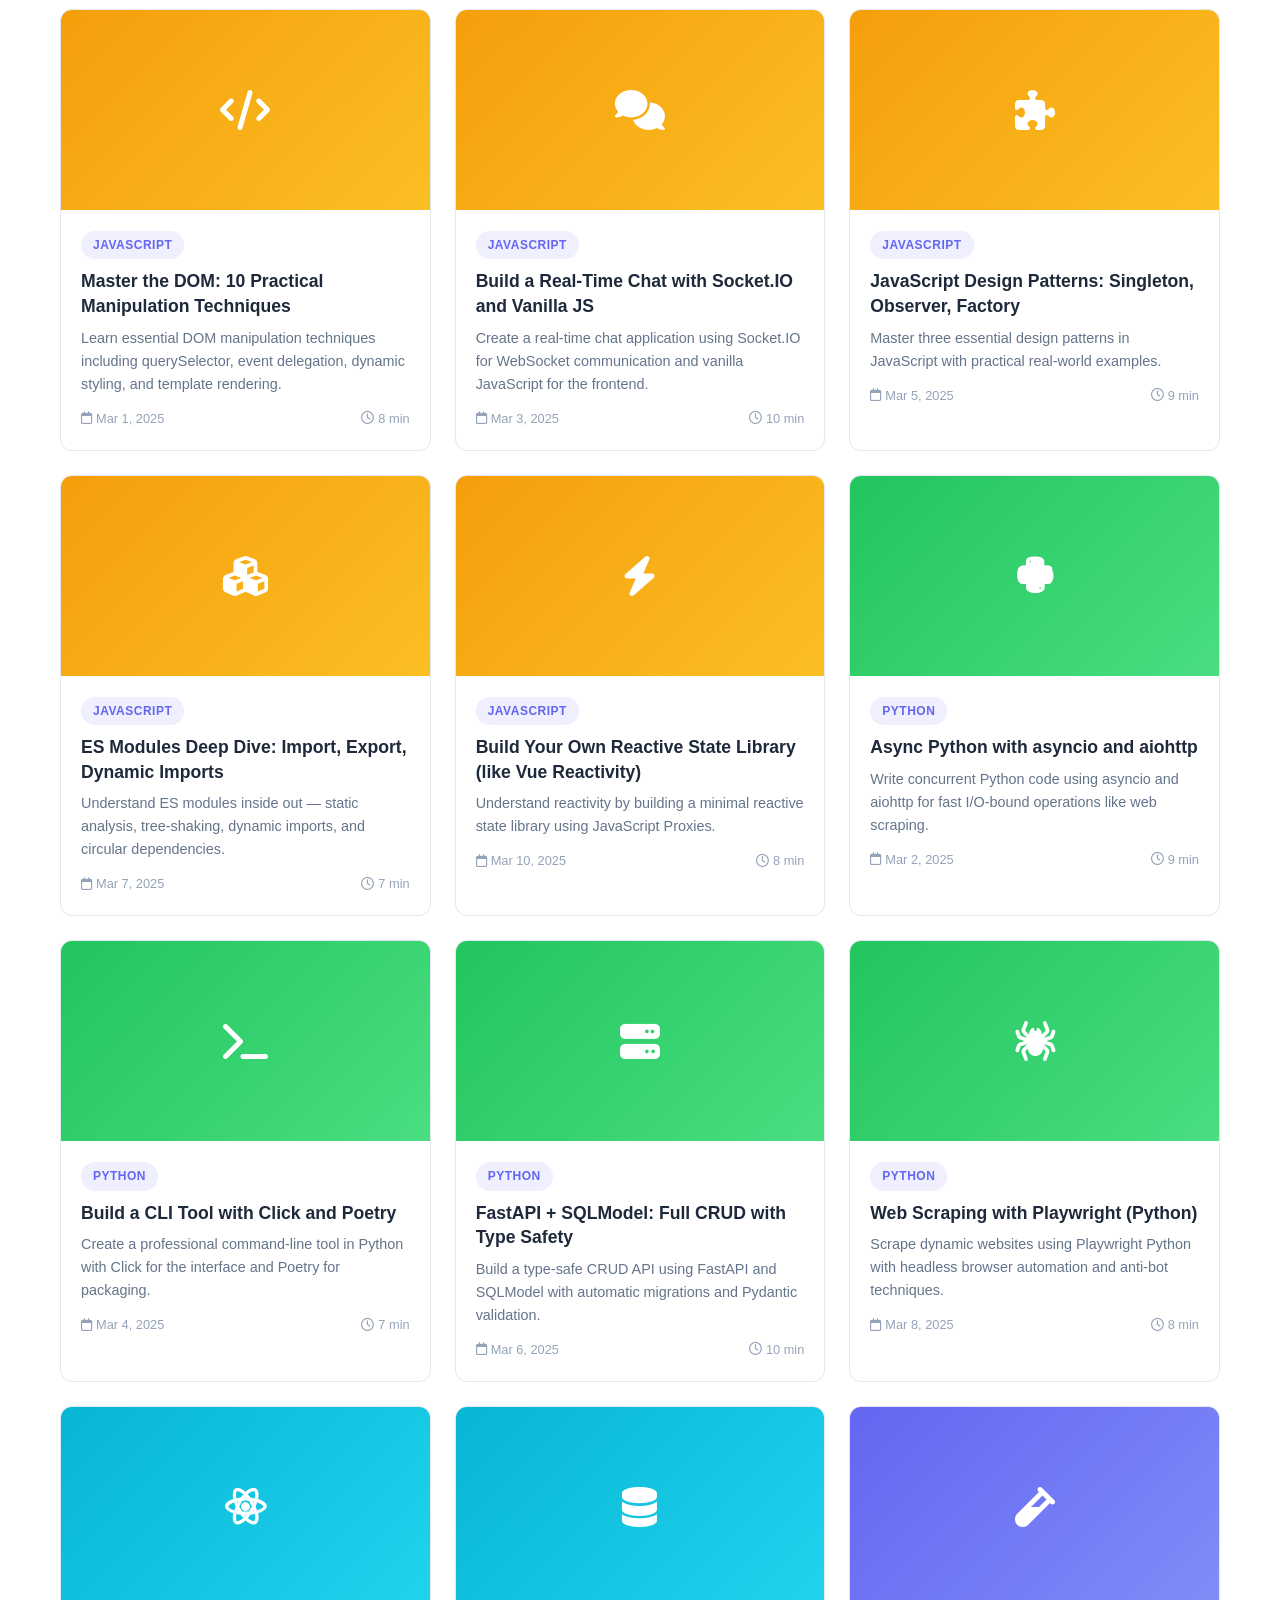
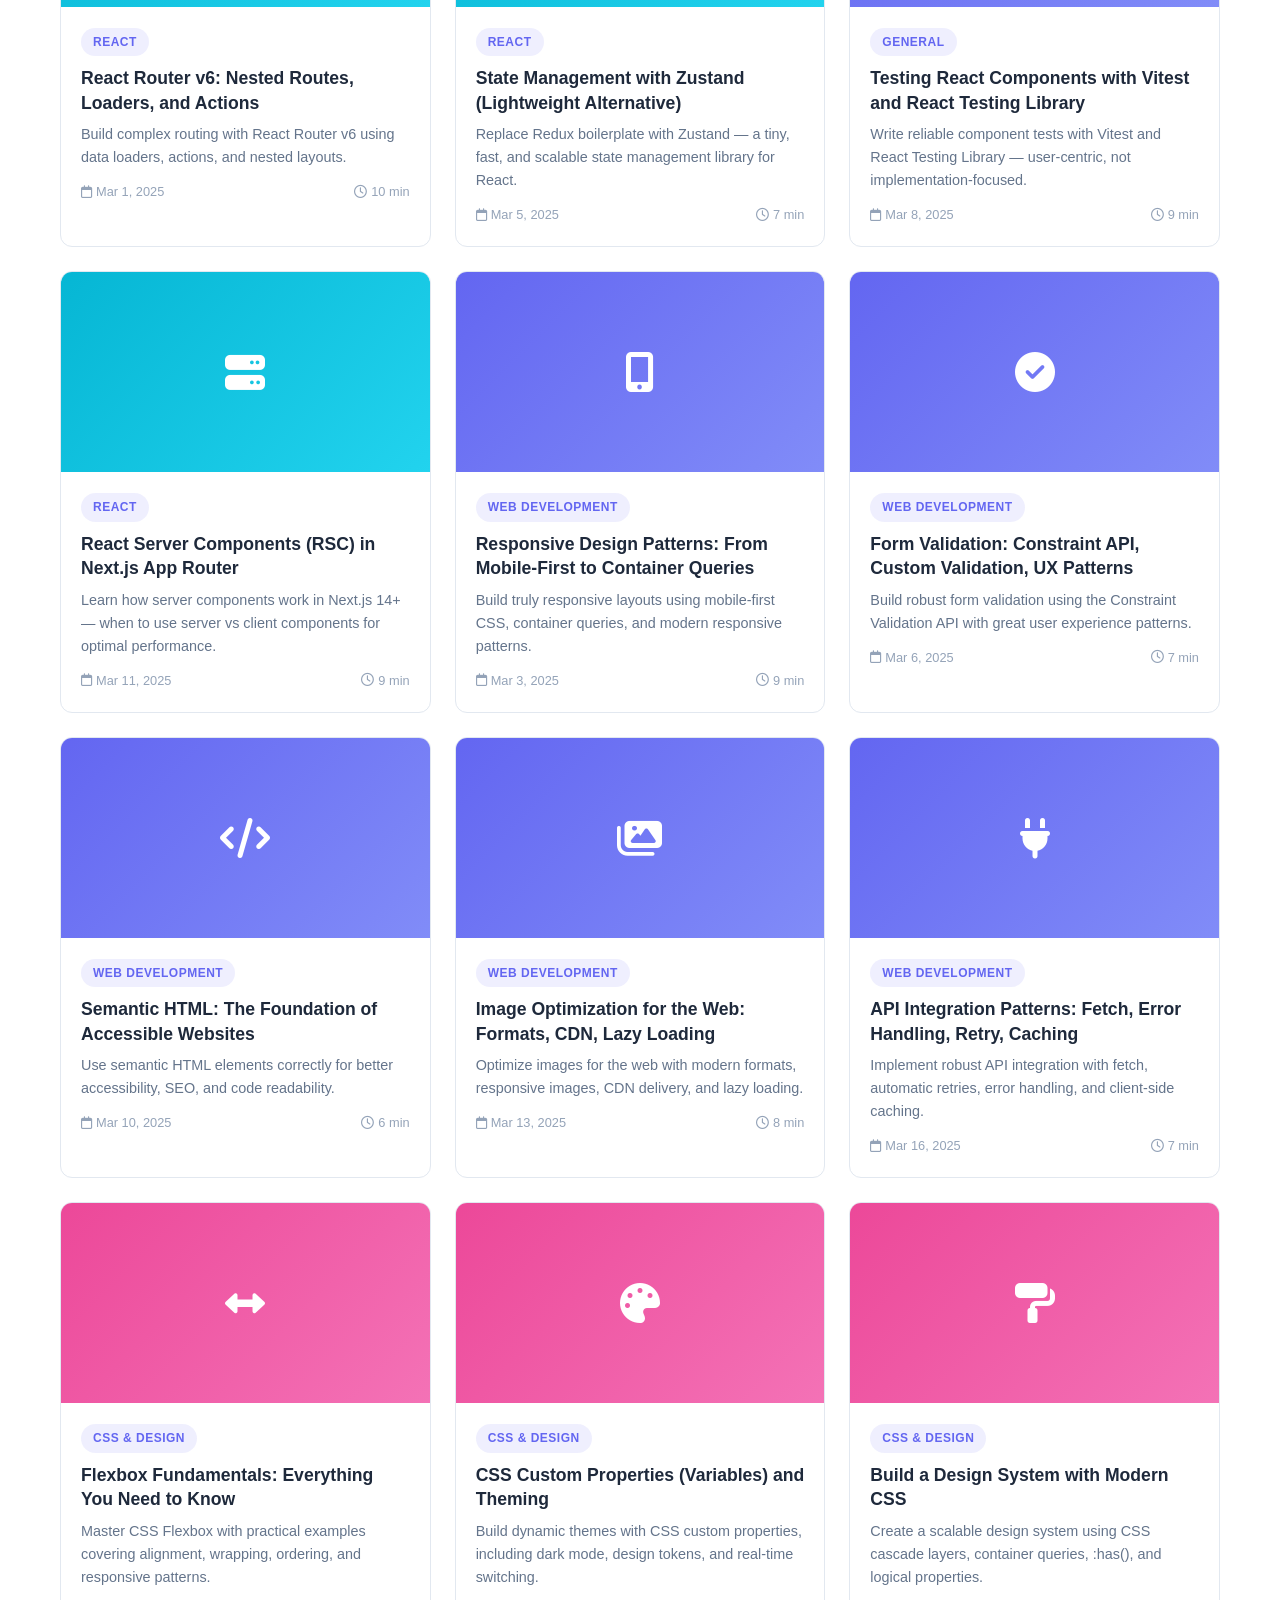
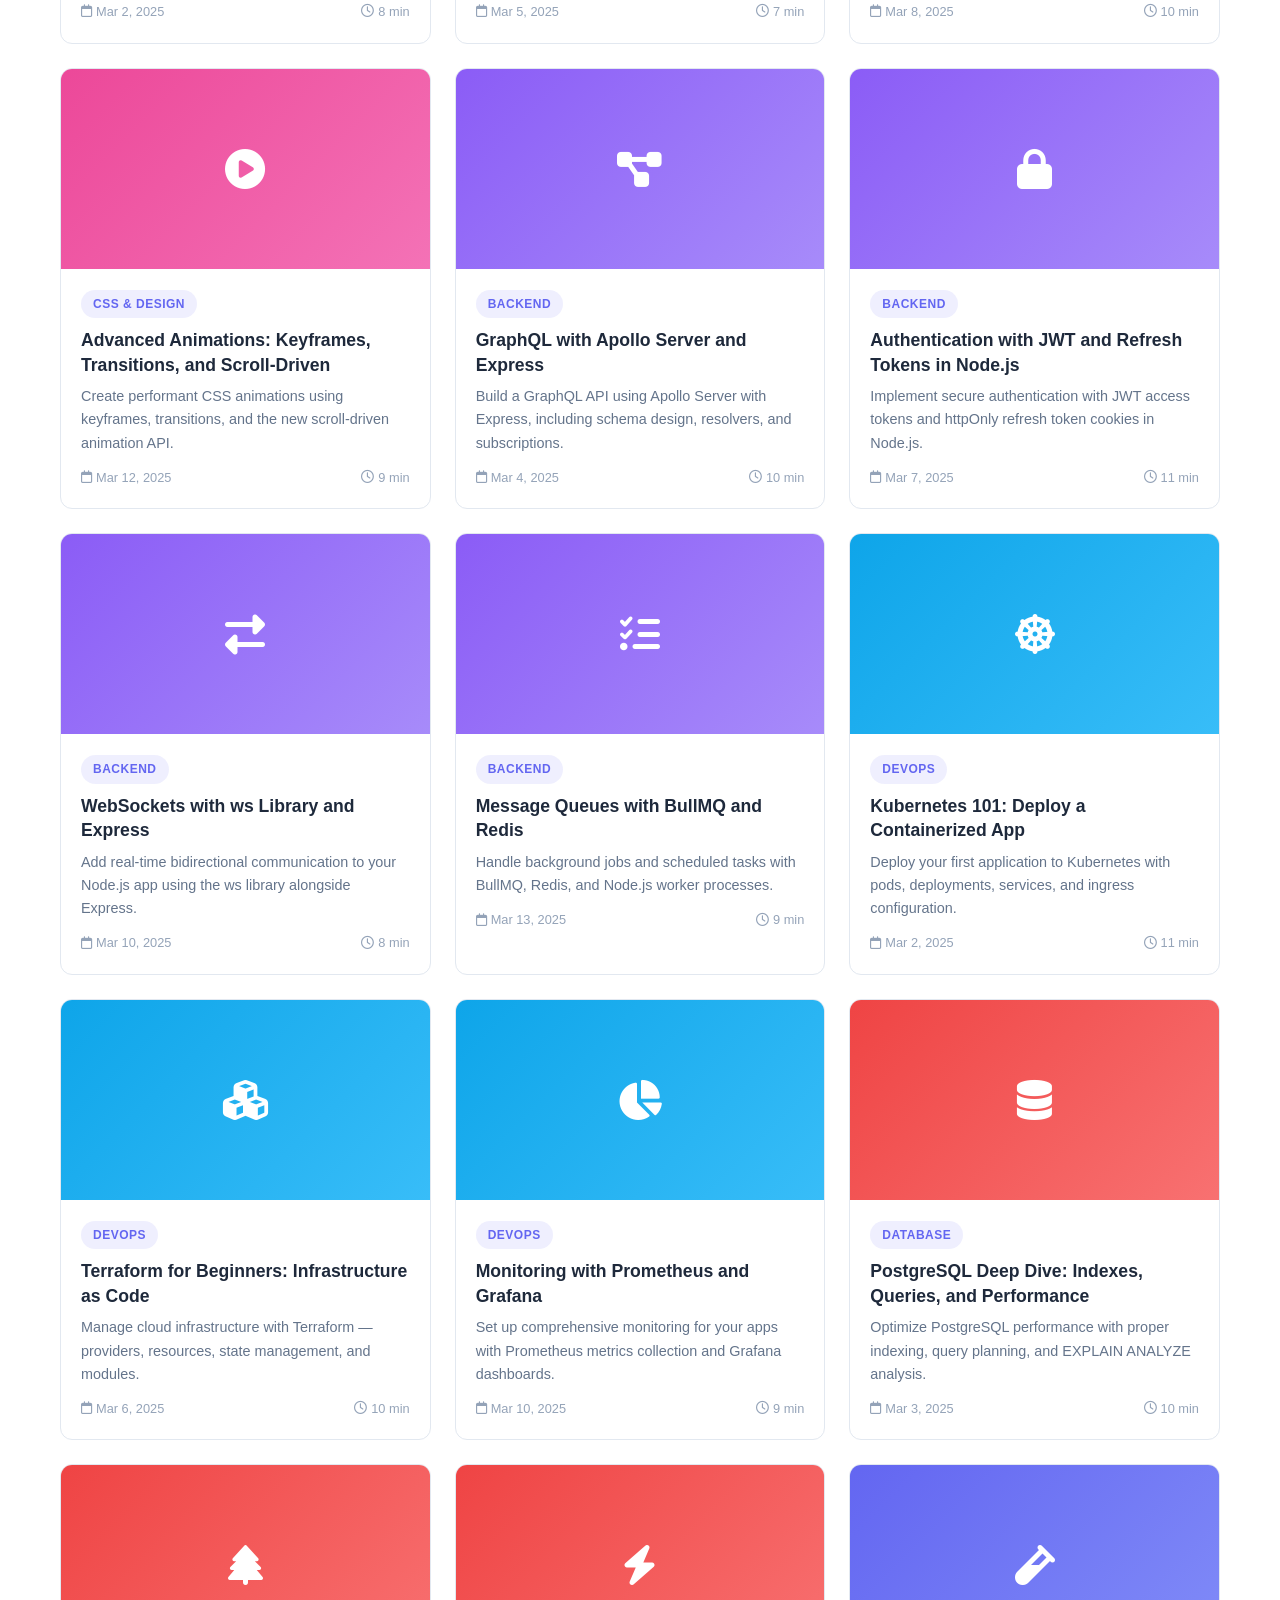
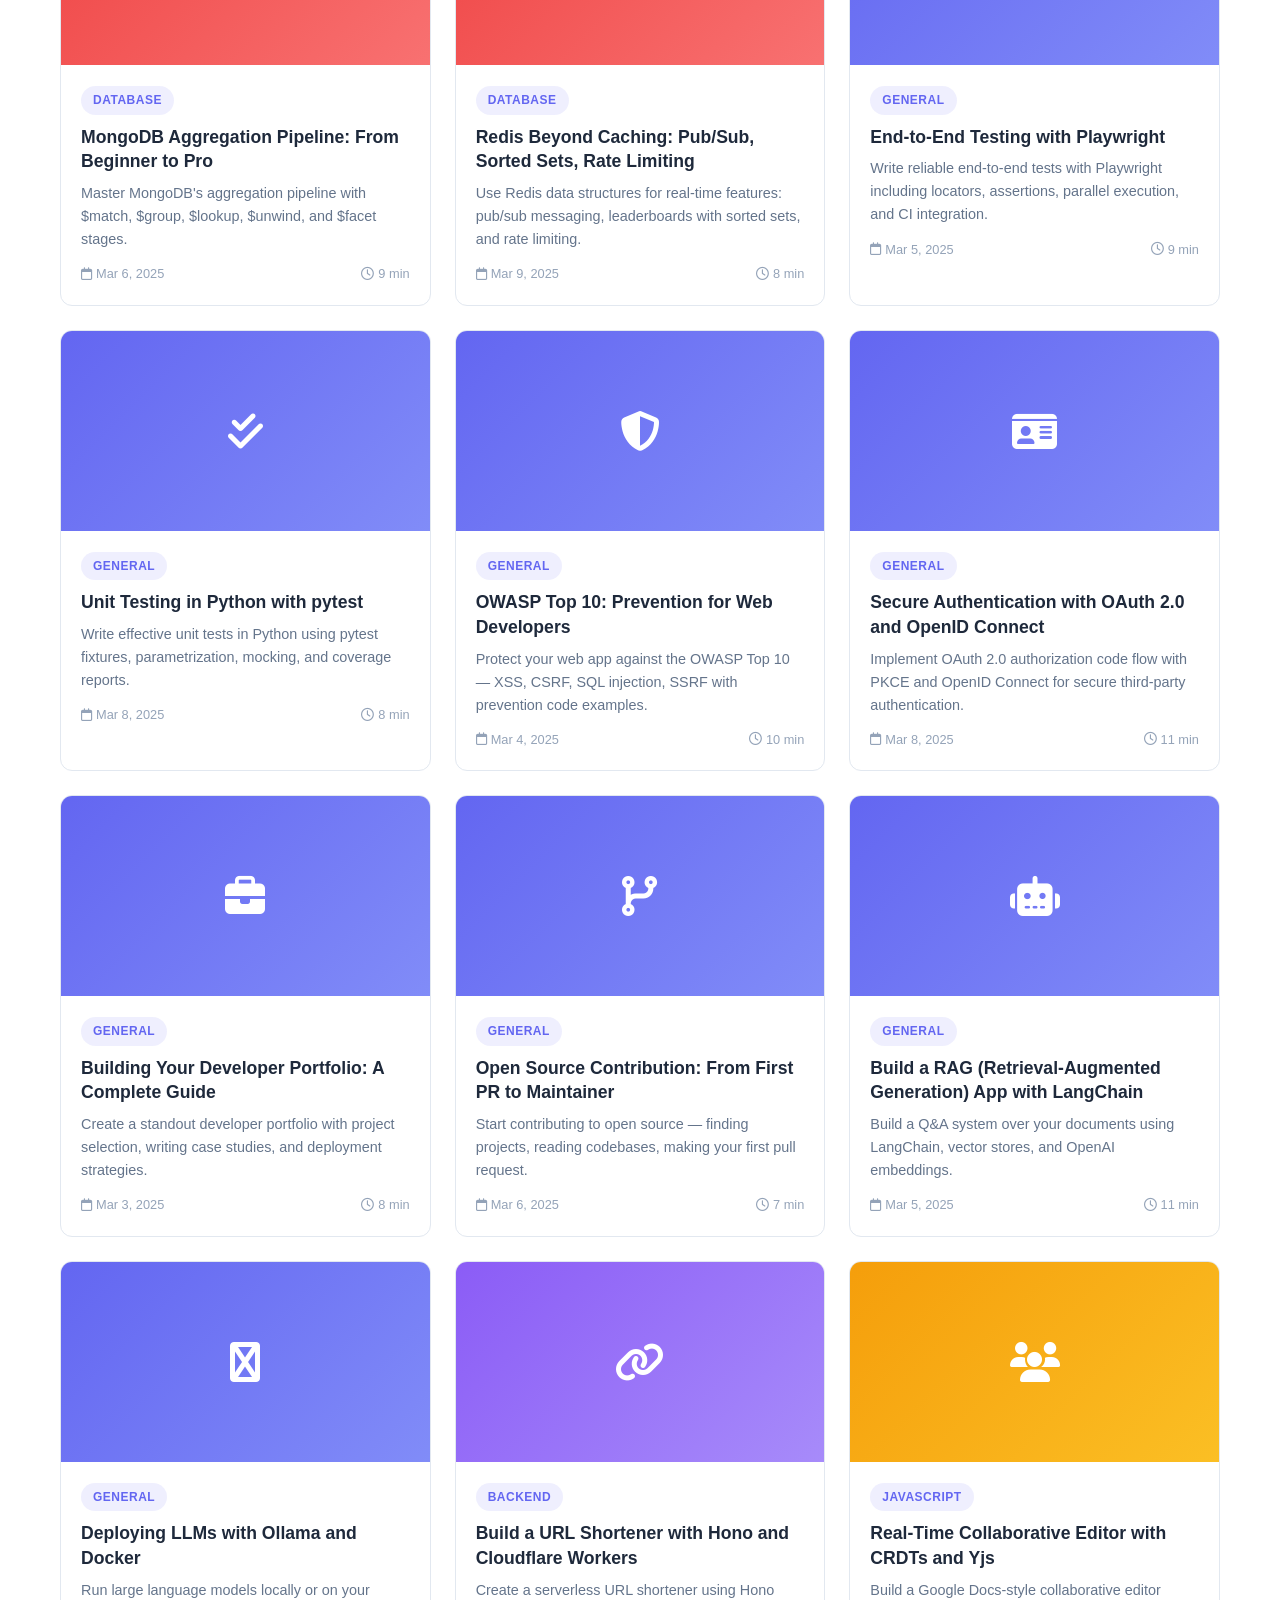
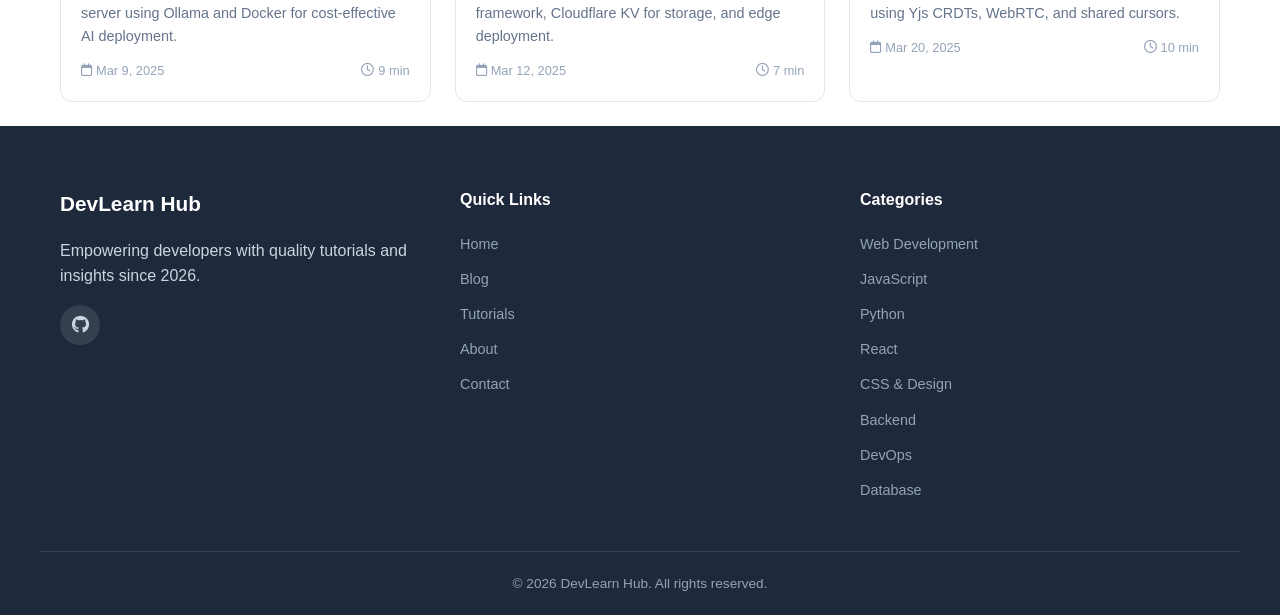
<file: tutorials/index.html>
<!DOCTYPE html>
<html lang="en">
<head>
  <meta charset="UTF-8">
  <meta name="viewport" content="width=device-width, initial-scale=1.0">
  <meta name="description" content="DevLearn Hub Tutorials - Step-by-step programming tutorials on web development, JavaScript, Python, React, and more.">
  <meta name="keywords" content="programming tutorials, web development, learn to code, JavaScript tutorial, Python tutorial">
  <meta property="og:title" content="Tutorials - DevLearn Hub">
  <meta property="og:description" content="Step-by-step programming tutorials on web development, JavaScript, Python, React, and more.">
  <title>Tutorials - DevLearn Hub</title>
  <link rel="canonical" href="https://your-site.netlify.app/tutorials/">
  <link rel="stylesheet" href="../css/style.css">
  <link rel="stylesheet" href="https://cdnjs.cloudflare.com/ajax/libs/font-awesome/6.5.1/css/all.min.css">
  <script async src="https://pagead2.googlesyndication.com/pagead/js/adsbygoogle.js?client=ca-pub-3525430339279240" crossorigin="anonymous"></script>
  <script async src="https://www.googletagmanager.com/gtag/js?id=G-30TT7C9PF2"></script>
  <script>
    window.dataLayer = window.dataLayer || [];
    function gtag(){dataLayer.push(arguments);}
    gtag('js', new Date());
    gtag('config', 'G-30TT7C9PF2');
  </script>
</head>
<body>
  <header class="header">
    <nav class="navbar container">
      <a href="../index.html" class="logo">DevLearn<span>Hub</span></a>
      <button class="hamburger" id="hamburger" aria-label="Toggle navigation">
        <span></span><span></span><span></span>
      </button>
      <ul class="nav-menu" id="navMenu">
        <li><a href="../index.html">Home</a></li>
        <li><a href="../blog/index.html">Blog</a></li>
        <li><a href="index.html" class="active">Tutorials</a></li>
        <li><a href="../about.html">About</a></li>
        <li><a href="../contact.html">Contact</a></li>
      </ul>
      <button class="search-toggle" id="searchToggle" aria-label="Toggle search"><i class="fas fa-search"></i></button>
    </nav>
    <div class="search-bar container" id="searchBar">
      <input type="text" id="searchInput" placeholder="Search articles, tutorials...">
      <button id="searchClose" aria-label="Close search"><i class="fas fa-times"></i></button>
    </div>
  </header>

  <main>
    <section class="page-header">
      <div class="container">
        <h1>Tutorials</h1>
        <p>Step-by-step guides to level up your coding skills.</p>
      </div>
    </section>

    <section class="container">
      <div class="category-filters" id="categoryFilters"></div>
      <div class="ad-placeholder">
        <p>Advertisement</p>
        <ins class="adsbygoogle" style="display:block" data-ad-client="ca-pub-3525430339279240" data-ad-slot="1234567890" data-ad-format="auto" data-full-width-responsive="true"></ins>
      </div>
      <div class="post-grid" id="tutorialPosts"></div>
    </section>
  </main>

  <footer class="footer">
    <div class="container footer-content">
      <div class="footer-section">
        <h3>DevLearn Hub</h3>
        <p>Empowering developers with quality tutorials and insights since <span class="current-year">2024</span>.</p>
        <div class="social-links">
          <a href="https://github.com/manik1312006" aria-label="GitHub" target="_blank" rel="noopener"><i class="fab fa-github"></i></a>
        </div>
      </div>
      <div class="footer-section">
        <h4>Quick Links</h4>
        <ul>
          <li><a href="../index.html">Home</a></li>
          <li><a href="../blog/index.html">Blog</a></li>
          <li><a href="index.html">Tutorials</a></li>
          <li><a href="../about.html">About</a></li>
          <li><a href="../contact.html">Contact</a></li>
        </ul>
      </div>
      <div class="footer-section">
        <h4>Categories</h4>
        <ul id="footerCategories"></ul>
      </div>

    </div>
    <div class="footer-bottom container">
      <p>&copy; <span class="current-year">2024</span> DevLearn Hub. All rights reserved.</p>
    </div>
  </footer>

  <button id="scrollTop" aria-label="Scroll to top"><i class="fas fa-arrow-up"></i></button>

  <script src="../js/content.js"></script>
  <script src="../js/search.js"></script>
  <script src="../js/main.js"></script>
  <script>(adsbygoogle = window.adsbygoogle || []).push({});</script>
</body>
</html>
</file>
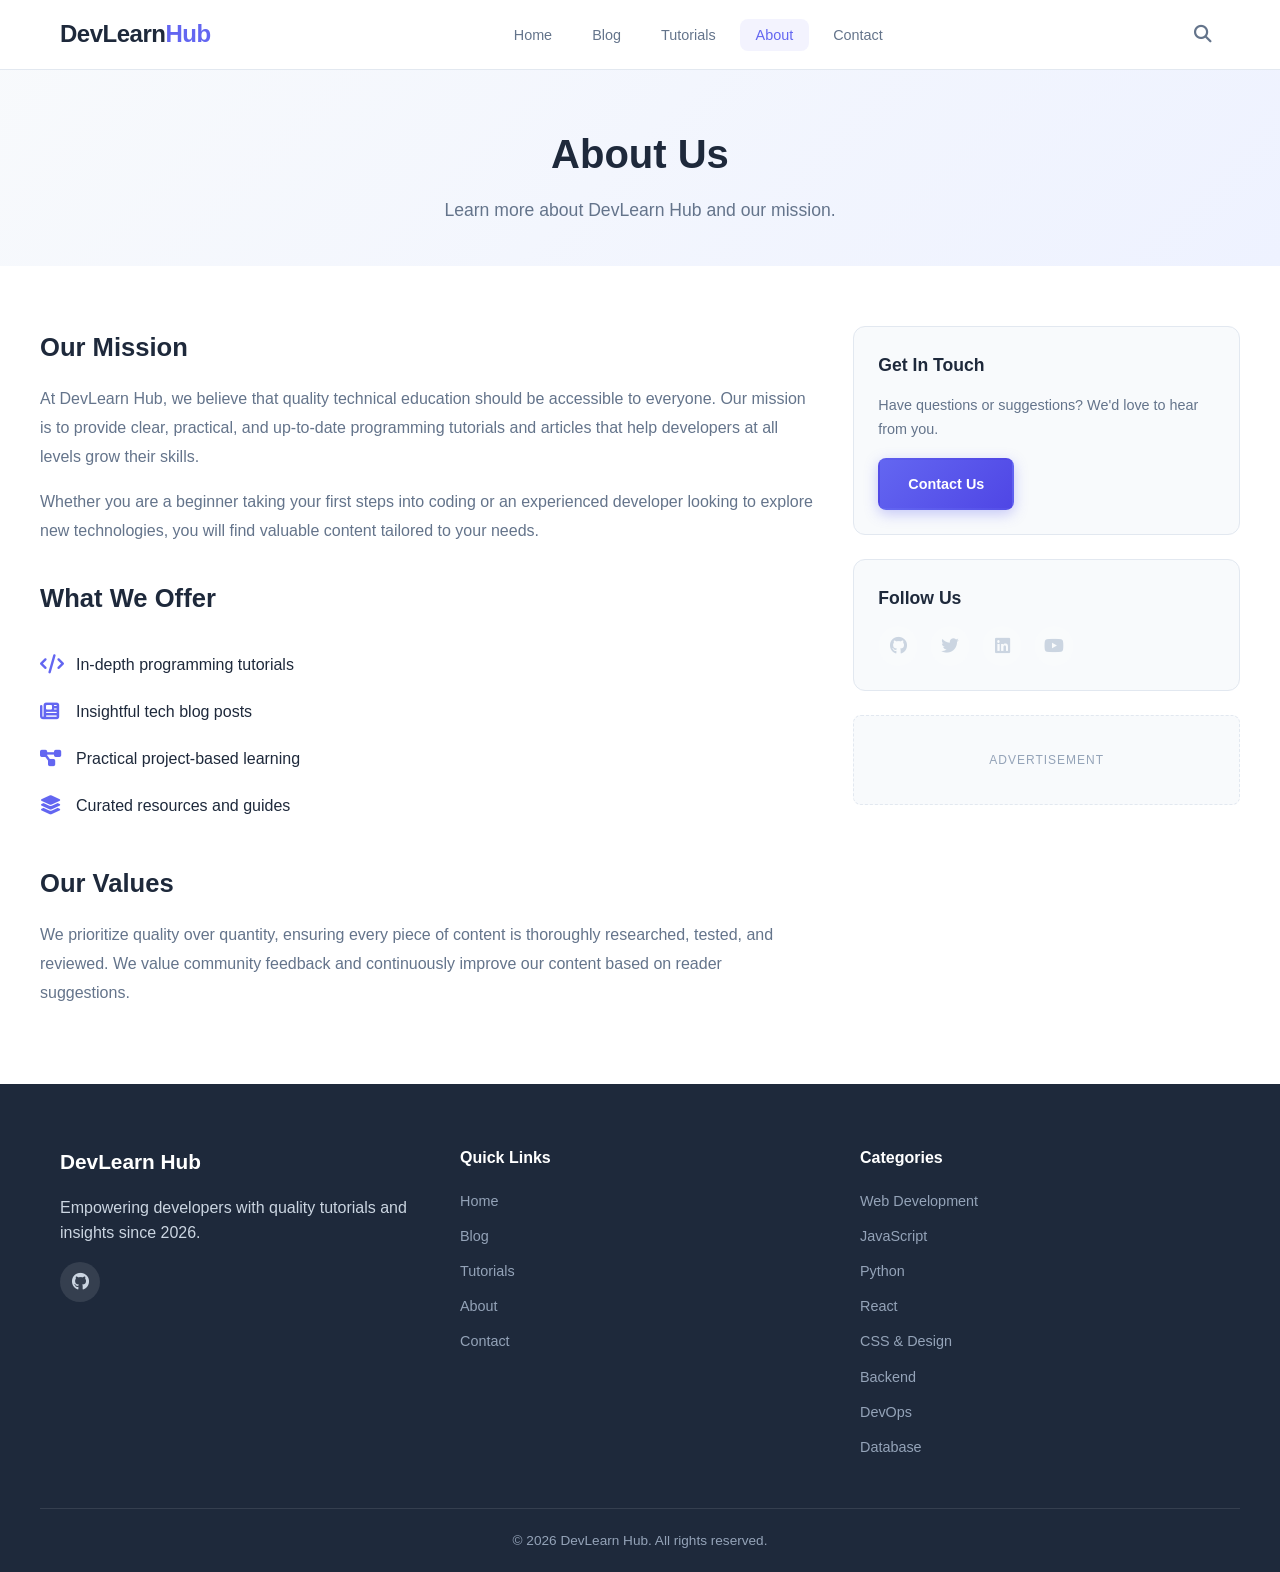
<file: about.html>
<!DOCTYPE html>
<html lang="en">
<head>
  <meta charset="UTF-8">
  <meta name="viewport" content="width=device-width, initial-scale=1.0">
  <meta name="description" content="About DevLearn Hub - Learn about our mission to provide quality programming tutorials and tech content.">
  <meta property="og:title" content="About - DevLearn Hub">
  <meta property="og:description" content="Learn about our mission to provide quality programming tutorials and tech content.">
  <title>About - DevLearn Hub</title>
  <link rel="canonical" href="https://your-site.netlify.app/about.html">
  <link rel="stylesheet" href="css/style.css">
  <link rel="stylesheet" href="https://cdnjs.cloudflare.com/ajax/libs/font-awesome/6.5.1/css/all.min.css">
  <script async src="https://pagead2.googlesyndication.com/pagead/js/adsbygoogle.js?client=ca-pub-3525430339279240" crossorigin="anonymous"></script>
  <script async src="https://www.googletagmanager.com/gtag/js?id=G-30TT7C9PF2"></script>
  <script>
    window.dataLayer = window.dataLayer || [];
    function gtag(){dataLayer.push(arguments);}
    gtag('js', new Date());
    gtag('config', 'G-30TT7C9PF2');
  </script>
</head>
<body>
  <header class="header">
    <nav class="navbar container">
      <a href="index.html" class="logo">DevLearn<span>Hub</span></a>
      <button class="hamburger" id="hamburger" aria-label="Toggle navigation">
        <span></span><span></span><span></span>
      </button>
      <ul class="nav-menu" id="navMenu">
        <li><a href="index.html">Home</a></li>
        <li><a href="blog/index.html">Blog</a></li>
        <li><a href="tutorials/index.html">Tutorials</a></li>
        <li><a href="about.html" class="active">About</a></li>
        <li><a href="contact.html">Contact</a></li>
      </ul>
      <button class="search-toggle" id="searchToggle" aria-label="Toggle search"><i class="fas fa-search"></i></button>
    </nav>
    <div class="search-bar container" id="searchBar">
      <input type="text" id="searchInput" placeholder="Search articles, tutorials...">
      <button id="searchClose" aria-label="Close search"><i class="fas fa-times"></i></button>
    </div>
  </header>

  <main>
    <section class="page-header">
      <div class="container">
        <h1>About Us</h1>
        <p>Learn more about DevLearn Hub and our mission.</p>
      </div>
    </section>

    <section class="container about-content">
      <div class="about-grid">
        <div class="about-text">
          <h2>Our Mission</h2>
          <p>At DevLearn Hub, we believe that quality technical education should be accessible to everyone. Our mission is to provide clear, practical, and up-to-date programming tutorials and articles that help developers at all levels grow their skills.</p>
          <p>Whether you are a beginner taking your first steps into coding or an experienced developer looking to explore new technologies, you will find valuable content tailored to your needs.</p>
          <h2>What We Offer</h2>
          <ul class="about-list">
            <li><i class="fas fa-code"></i> In-depth programming tutorials</li>
            <li><i class="fas fa-newspaper"></i> Insightful tech blog posts</li>
            <li><i class="fas fa-project-diagram"></i> Practical project-based learning</li>
            <li><i class="fas fa-layer-group"></i> Curated resources and guides</li>
          </ul>
          <h2>Our Values</h2>
          <p>We prioritize quality over quantity, ensuring every piece of content is thoroughly researched, tested, and reviewed. We value community feedback and continuously improve our content based on reader suggestions.</p>
        </div>
        <div class="about-sidebar">
          <div class="sidebar-card">
            <h3>Get In Touch</h3>
            <p>Have questions or suggestions? We'd love to hear from you.</p>
            <a href="contact.html" class="btn btn-primary">Contact Us</a>
          </div>
          <div class="sidebar-card">
            <h3>Follow Us</h3>
            <div class="social-links">
              <a href="#" aria-label="GitHub"><i class="fab fa-github"></i></a>
              <a href="#" aria-label="Twitter"><i class="fab fa-twitter"></i></a>
              <a href="#" aria-label="LinkedIn"><i class="fab fa-linkedin"></i></a>
              <a href="#" aria-label="YouTube"><i class="fab fa-youtube"></i></a>
            </div>
          </div>
          <div class="ad-placeholder">
            <p>Advertisement</p>
            <ins class="adsbygoogle" style="display:block" data-ad-client="ca-pub-3525430339279240" data-ad-slot="1234567890" data-ad-format="auto" data-full-width-responsive="true"></ins>
          </div>
        </div>
      </div>
    </section>
  </main>

  <footer class="footer">
    <div class="container footer-content">
      <div class="footer-section">
        <h3>DevLearn Hub</h3>
        <p>Empowering developers with quality tutorials and insights since <span class="current-year">2024</span>.</p>
        <div class="social-links">
          <a href="https://github.com/manik1312006" aria-label="GitHub" target="_blank" rel="noopener"><i class="fab fa-github"></i></a>
        </div>
      </div>
      <div class="footer-section">
        <h4>Quick Links</h4>
        <ul>
          <li><a href="index.html">Home</a></li>
          <li><a href="blog/index.html">Blog</a></li>
          <li><a href="tutorials/index.html">Tutorials</a></li>
          <li><a href="about.html">About</a></li>
          <li><a href="contact.html">Contact</a></li>
        </ul>
      </div>
      <div class="footer-section">
        <h4>Categories</h4>
        <ul id="footerCategories"></ul>
      </div>

    </div>
    <div class="footer-bottom container">
      <p>&copy; <span class="current-year">2024</span> DevLearn Hub. All rights reserved.</p>
    </div>
  </footer>

  <button id="scrollTop" aria-label="Scroll to top"><i class="fas fa-arrow-up"></i></button>

  <script src="js/content.js"></script>
  <script src="js/search.js"></script>
  <script src="js/main.js"></script>
  <script>(adsbygoogle = window.adsbygoogle || []).push({});</script>
</body>
</html>
</file>
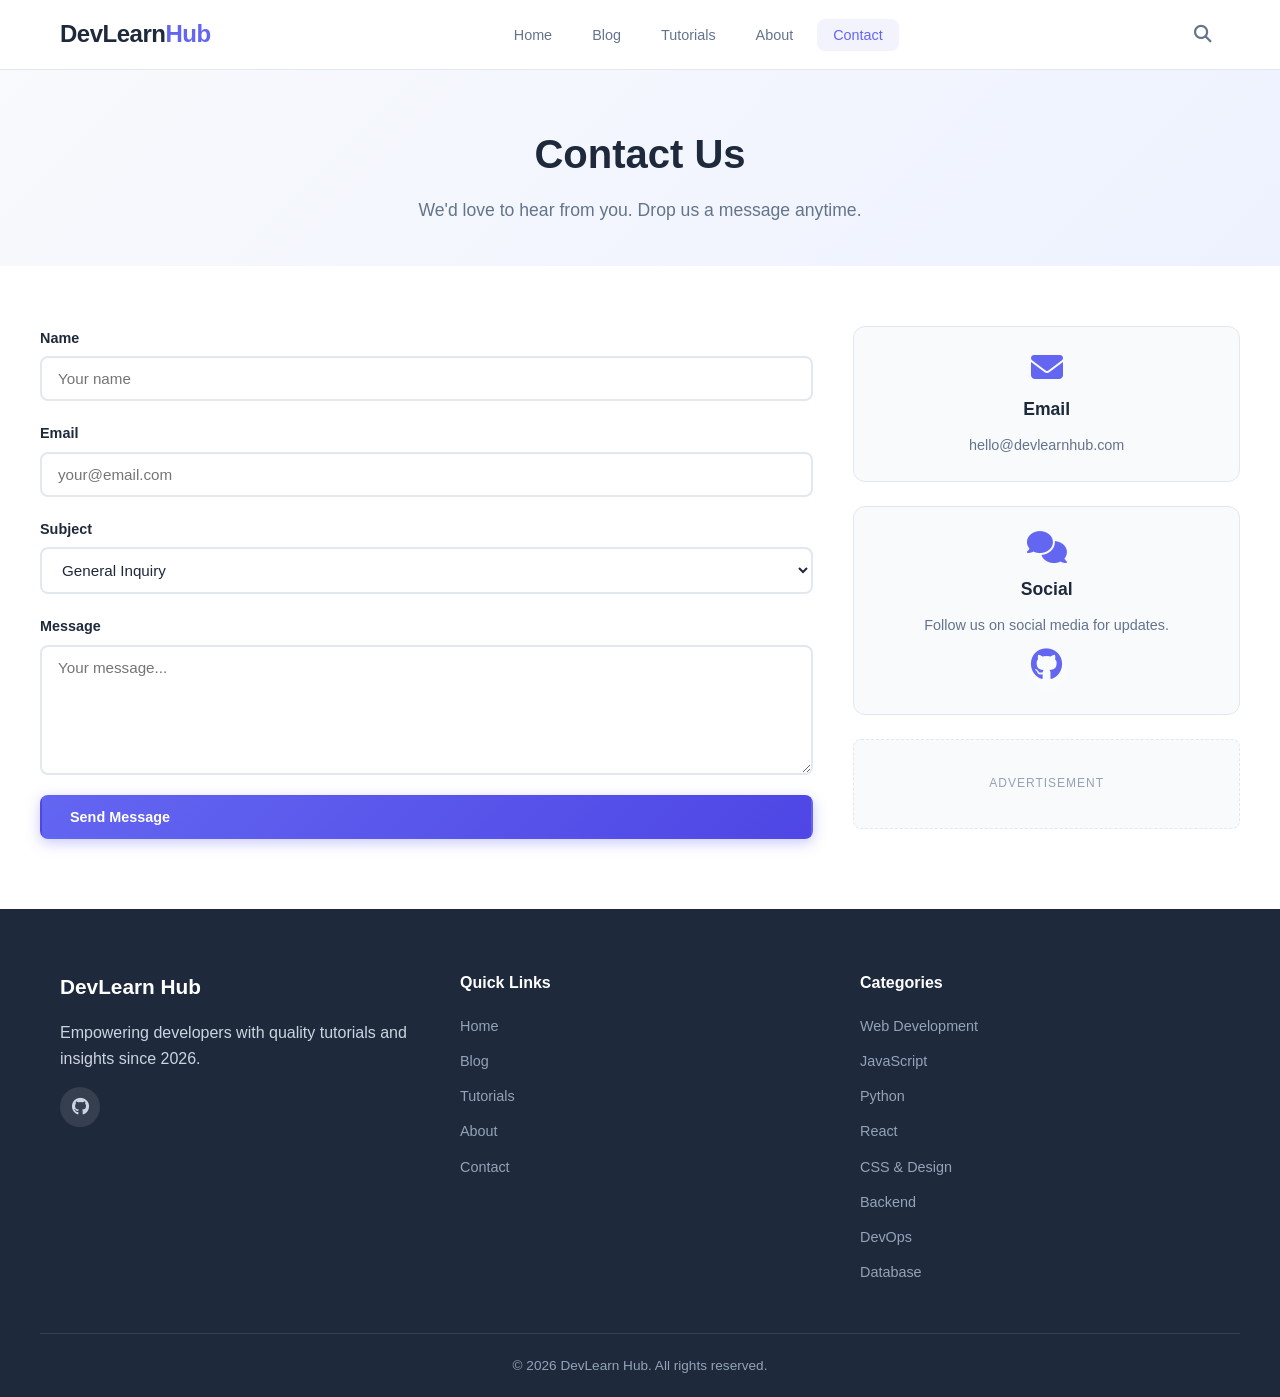
<file: contact.html>
<!DOCTYPE html>
<html lang="en">
<head>
  <meta charset="UTF-8">
  <meta name="viewport" content="width=device-width, initial-scale=1.0">
  <meta name="description" content="Contact DevLearn Hub - Get in touch with questions, suggestions, or collaboration opportunities.">
  <meta property="og:title" content="Contact - DevLearn Hub">
  <meta property="og:description" content="Get in touch with questions, suggestions, or collaboration opportunities.">
  <title>Contact - DevLearn Hub</title>
  <link rel="canonical" href="https://your-site.netlify.app/contact.html">
  <link rel="stylesheet" href="css/style.css">
  <link rel="stylesheet" href="https://cdnjs.cloudflare.com/ajax/libs/font-awesome/6.5.1/css/all.min.css">
  <script async src="https://pagead2.googlesyndication.com/pagead/js/adsbygoogle.js?client=ca-pub-3525430339279240" crossorigin="anonymous"></script>
  <script async src="https://www.googletagmanager.com/gtag/js?id=G-30TT7C9PF2"></script>
  <script>
    window.dataLayer = window.dataLayer || [];
    function gtag(){dataLayer.push(arguments);}
    gtag('js', new Date());
    gtag('config', 'G-30TT7C9PF2');
  </script>
</head>
<body>
  <header class="header">
    <nav class="navbar container">
      <a href="index.html" class="logo">DevLearn<span>Hub</span></a>
      <button class="hamburger" id="hamburger" aria-label="Toggle navigation">
        <span></span><span></span><span></span>
      </button>
      <ul class="nav-menu" id="navMenu">
        <li><a href="index.html">Home</a></li>
        <li><a href="blog/index.html">Blog</a></li>
        <li><a href="tutorials/index.html">Tutorials</a></li>
        <li><a href="about.html">About</a></li>
        <li><a href="contact.html" class="active">Contact</a></li>
      </ul>
      <button class="search-toggle" id="searchToggle" aria-label="Toggle search"><i class="fas fa-search"></i></button>
    </nav>
    <div class="search-bar container" id="searchBar">
      <input type="text" id="searchInput" placeholder="Search articles, tutorials...">
      <button id="searchClose" aria-label="Close search"><i class="fas fa-times"></i></button>
    </div>
  </header>

  <main>
    <section class="page-header">
      <div class="container">
        <h1>Contact Us</h1>
        <p>We'd love to hear from you. Drop us a message anytime.</p>
      </div>
    </section>

    <section class="container contact-section">
      <div class="contact-grid">
        <div class="contact-form-wrapper">
          <form class="contact-form" id="contactForm" action="https://formspree.io/f/your-form-id" method="POST">
            <div class="form-group">
              <label for="name">Name</label>
              <input type="text" id="name" name="name" required placeholder="Your name">
            </div>
            <div class="form-group">
              <label for="email">Email</label>
              <input type="email" id="email" name="email" required placeholder="your@email.com">
            </div>
            <div class="form-group">
              <label for="subject">Subject</label>
              <select id="subject" name="subject">
                <option value="general">General Inquiry</option>
                <option value="suggestion">Suggestion</option>
                <option value="collaboration">Collaboration</option>
                <option value="support">Support</option>
              </select>
            </div>
            <div class="form-group">
              <label for="message">Message</label>
              <textarea id="message" name="message" rows="6" required placeholder="Your message..."></textarea>
            </div>
            <button type="submit" class="btn btn-primary">Send Message</button>
          </form>
          <div class="form-success" id="formSuccess" style="display:none;">
            <i class="fas fa-check-circle"></i>
            <h3>Message Sent!</h3>
            <p>Thank you for reaching out. We'll get back to you soon.</p>
          </div>
        </div>
        <div class="contact-info">
          <div class="info-card">
            <i class="fas fa-envelope"></i>
            <h3>Email</h3>
            <p>hello@devlearnhub.com</p>
          </div>
          <div class="info-card">
            <i class="fas fa-comments"></i>
            <h3>Social</h3>
            <p>Follow us on social media for updates.</p>
            <div class="social-links">
          <a href="https://github.com/manik1312006" aria-label="GitHub" target="_blank" rel="noopener"><i class="fab fa-github"></i></a>
        </div>
      </div>
      <div class="ad-placeholder">
            <p>Advertisement</p>
            <ins class="adsbygoogle" style="display:block" data-ad-client="ca-pub-3525430339279240" data-ad-slot="1234567890" data-ad-format="auto" data-full-width-responsive="true"></ins>
          </div>
        </div>
      </div>
    </section>
  </main>

  <footer class="footer">
    <div class="container footer-content">
      <div class="footer-section">
        <h3>DevLearn Hub</h3>
        <p>Empowering developers with quality tutorials and insights since <span class="current-year">2024</span>.</p>
        <div class="social-links">
          <a href="https://github.com/manik1312006" aria-label="GitHub" target="_blank" rel="noopener"><i class="fab fa-github"></i></a>
        </div>
      </div>
      <div class="footer-section">
        <h4>Quick Links</h4>
        <ul>
          <li><a href="index.html">Home</a></li>
          <li><a href="blog/index.html">Blog</a></li>
          <li><a href="tutorials/index.html">Tutorials</a></li>
          <li><a href="about.html">About</a></li>
          <li><a href="contact.html">Contact</a></li>
        </ul>
      </div>
      <div class="footer-section">
        <h4>Categories</h4>
        <ul id="footerCategories"></ul>
      </div>

    </div>
    <div class="footer-bottom container">
      <p>&copy; <span class="current-year">2024</span> DevLearn Hub. All rights reserved.</p>
    </div>
  </footer>

  <button id="scrollTop" aria-label="Scroll to top"><i class="fas fa-arrow-up"></i></button>

  <script src="js/content.js"></script>
  <script src="js/search.js"></script>
  <script src="js/main.js"></script>
  <script>(adsbygoogle = window.adsbygoogle || []).push({});</script>
</body>
</html>
</file>
<file: css/style.css>
:root {
  --primary: #6366f1;
  --primary-dark: #4f46e5;
  --secondary: #06b6d4;
  --accent: #f59e0b;
  --bg: #ffffff;
  --bg-alt: #f8fafc;
  --bg-card: #ffffff;
  --text: #1e293b;
  --text-light: #64748b;
  --text-muted: #94a3b8;
  --border: #e2e8f0;
  --shadow: 0 1px 3px rgba(0, 0, 0, 0.08), 0 1px 2px rgba(0, 0, 0, 0.06);
  --shadow-lg: 0 10px 25px rgba(0, 0, 0, 0.1);
  --radius: 12px;
  --radius-sm: 8px;
  --transition: 0.3s cubic-bezier(0.4, 0, 0.2, 1);
  --max-width: 1200px;
  --header-height: 70px;
}

*, *::before, *::after {
  margin: 0;
  padding: 0;
  box-sizing: border-box;
}

html {
  scroll-behavior: smooth;
  font-size: 16px;
}

body {
  font-family: -apple-system, BlinkMacSystemFont, 'Segoe UI', Roboto, 'Helvetica Neue', Arial, sans-serif;
  color: var(--text);
  background: var(--bg);
  line-height: 1.7;
  overflow-x: hidden;
}

a { color: var(--primary); text-decoration: none; transition: color var(--transition); }
a:hover { color: var(--primary-dark); }
img { max-width: 100%; height: auto; display: block; }
ul { list-style: none; }

.container {
  width: 100%;
  max-width: var(--max-width);
  margin: 0 auto;
  padding: 0 20px;
}

.section-title {
  font-size: 1.75rem;
  font-weight: 800;
  margin-bottom: 2rem;
  position: relative;
  display: inline-block;
}

.section-title::after {
  content: '';
  position: absolute;
  bottom: -8px;
  left: 0;
  width: 50px;
  height: 4px;
  background: linear-gradient(135deg, var(--primary), var(--secondary));
  border-radius: 2px;
}

.text-center { text-align: center; }

.btn {
  display: inline-flex;
  align-items: center;
  gap: 8px;
  padding: 12px 28px;
  border-radius: var(--radius-sm);
  font-weight: 600;
  font-size: 0.9rem;
  cursor: pointer;
  border: 2px solid transparent;
  transition: all var(--transition);
  text-decoration: none;
}

.btn-primary {
  background: linear-gradient(135deg, var(--primary), var(--primary-dark));
  color: #fff;
  box-shadow: 0 4px 14px rgba(99, 102, 241, 0.35);
}

.btn-primary:hover {
  transform: translateY(-2px);
  box-shadow: 0 6px 20px rgba(99, 102, 241, 0.45);
  color: #fff;
}

.btn-secondary {
  background: transparent;
  color: var(--text);
  border-color: var(--border);
}

.btn-secondary:hover {
  border-color: var(--primary);
  color: var(--primary);
  transform: translateY(-2px);
}

.btn-outline {
  background: transparent;
  color: var(--primary);
  border-color: var(--primary);
}

.btn-outline:hover {
  background: var(--primary);
  color: #fff;
  transform: translateY(-2px);
}

.header {
  position: fixed;
  top: 0;
  left: 0;
  right: 0;
  height: var(--header-height);
  background: rgba(255, 255, 255, 0.95);
  backdrop-filter: blur(10px);
  border-bottom: 1px solid var(--border);
  z-index: 1000;
  transition: box-shadow var(--transition);
}

.header.scrolled {
  box-shadow: var(--shadow-lg);
}

.navbar {
  display: flex;
  align-items: center;
  justify-content: space-between;
  height: 100%;
}

.logo {
  font-size: 1.5rem;
  font-weight: 800;
  color: var(--text);
  letter-spacing: -0.5px;
}

.logo span {
  color: var(--primary);
}

.nav-menu {
  display: flex;
  align-items: center;
  gap: 8px;
}

.nav-menu a {
  padding: 8px 16px;
  border-radius: var(--radius-sm);
  color: var(--text-light);
  font-weight: 500;
  font-size: 0.9rem;
  transition: all var(--transition);
}

.nav-menu a:hover,
.nav-menu a.active {
  color: var(--primary);
  background: rgba(99, 102, 241, 0.08);
}

.hamburger {
  display: none;
  flex-direction: column;
  gap: 5px;
  background: none;
  border: none;
  cursor: pointer;
  padding: 8px;
}

.hamburger span {
  display: block;
  width: 24px;
  height: 2px;
  background: var(--text);
  border-radius: 2px;
  transition: all var(--transition);
}

.hamburger.active span:nth-child(1) { transform: rotate(45deg) translate(5px, 5px); }
.hamburger.active span:nth-child(2) { opacity: 0; }
.hamburger.active span:nth-child(3) { transform: rotate(-45deg) translate(5px, -5px); }

.search-toggle {
  background: none;
  border: none;
  font-size: 1.1rem;
  color: var(--text-light);
  cursor: pointer;
  padding: 8px;
  border-radius: var(--radius-sm);
  transition: all var(--transition);
}

.search-toggle:hover { color: var(--primary); background: rgba(99, 102, 241, 0.08); }

.search-bar {
  display: none;
  align-items: center;
  gap: 12px;
  padding: 12px 0;
  max-width: 600px;
  margin: 0 auto;
}

.search-bar.active {
  display: flex;
}

.search-bar input {
  flex: 1;
  padding: 12px 16px;
  border: 2px solid var(--border);
  border-radius: var(--radius-sm);
  font-size: 1rem;
  outline: none;
  transition: border-color var(--transition);
}

.search-bar input:focus {
  border-color: var(--primary);
}

.search-bar button {
  background: none;
  border: none;
  font-size: 1.2rem;
  color: var(--text-light);
  cursor: pointer;
  padding: 8px;
}

.hero {
  padding: 140px 0 80px;
  background: linear-gradient(135deg, #f8fafc 0%, #eef2ff 50%, #f0fdfa 100%);
  position: relative;
  overflow: hidden;
}

.hero::before {
  content: '';
  position: absolute;
  top: -50%;
  right: -20%;
  width: 600px;
  height: 600px;
  background: radial-gradient(circle, rgba(99, 102, 241, 0.08) 0%, transparent 70%);
  border-radius: 50%;
  pointer-events: none;
}

.hero-content {
  text-align: center;
  position: relative;
  z-index: 1;
}

.hero-content h1 {
  font-size: 3.2rem;
  font-weight: 800;
  line-height: 1.2;
  margin-bottom: 1rem;
  letter-spacing: -1px;
}

.hero-content h1 span {
  background: linear-gradient(135deg, var(--primary), var(--secondary));
  -webkit-background-clip: text;
  -webkit-text-fill-color: transparent;
  background-clip: text;
}

.hero-content p {
  font-size: 1.2rem;
  color: var(--text-light);
  max-width: 600px;
  margin: 0 auto 2rem;
}

.hero-buttons {
  display: flex;
  gap: 16px;
  justify-content: center;
  flex-wrap: wrap;
}

.featured-section,
.latest-section {
  padding: 60px 0;
}

.featured-section {
  background: var(--bg);
}

.latest-section {
  background: var(--bg-alt);
}

.post-grid {
  display: grid;
  grid-template-columns: repeat(auto-fill, minmax(340px, 1fr));
  gap: 24px;
  margin: 24px 0;
}

.post-card {
  background: var(--bg-card);
  border: 1px solid var(--border);
  border-radius: var(--radius);
  overflow: hidden;
  transition: all var(--transition);
  cursor: pointer;
}

.post-card:hover {
  transform: translateY(-4px);
  box-shadow: var(--shadow-lg);
  border-color: transparent;
}

.card-image {
  width: 100%;
  height: 200px;
  object-fit: cover;
  background: linear-gradient(135deg, var(--primary), var(--secondary));
  display: flex;
  align-items: center;
  justify-content: center;
  color: #fff;
  font-size: 2.5rem;
}

.card-body {
  padding: 20px;
}

.card-category {
  display: inline-block;
  padding: 4px 12px;
  background: rgba(99, 102, 241, 0.1);
  color: var(--primary);
  border-radius: 20px;
  font-size: 0.75rem;
  font-weight: 600;
  text-transform: uppercase;
  letter-spacing: 0.5px;
  margin-bottom: 10px;
}

.card-body h3 {
  font-size: 1.1rem;
  font-weight: 700;
  margin-bottom: 8px;
  line-height: 1.4;
  color: var(--text);
}

.card-body p {
  color: var(--text-light);
  font-size: 0.9rem;
  line-height: 1.6;
  margin-bottom: 12px;
}

.card-meta {
  display: flex;
  align-items: center;
  justify-content: space-between;
  font-size: 0.8rem;
  color: var(--text-muted);
}

.card-meta span {
  display: flex;
  align-items: center;
  gap: 4px;
}

.categories-section {
  padding: 60px 0;
  background: var(--bg-alt);
}

.categories-grid {
  display: grid;
  grid-template-columns: repeat(auto-fill, minmax(200px, 1fr));
  gap: 16px;
}

.category-card {
  display: flex;
  flex-direction: column;
  align-items: center;
  gap: 12px;
  padding: 28px 20px;
  background: var(--bg-card);
  border: 1px solid var(--border);
  border-radius: var(--radius);
  transition: all var(--transition);
  text-align: center;
  cursor: pointer;
  text-decoration: none;
}

.category-card:hover {
  transform: translateY(-3px);
  box-shadow: var(--shadow-lg);
  border-color: var(--primary);
}

.category-card i {
  font-size: 2rem;
  color: var(--primary);
}

.category-card h3 {
  font-size: 1rem;
  font-weight: 600;
  color: var(--text);
}

.category-card span {
  font-size: 0.85rem;
  color: var(--text-muted);
}

.page-header {
  padding: 120px 0 40px;
  background: linear-gradient(135deg, #f8fafc, #eef2ff);
  text-align: center;
}

.page-header h1 {
  font-size: 2.5rem;
  font-weight: 800;
  margin-bottom: 8px;
}

.page-header p {
  color: var(--text-light);
  font-size: 1.1rem;
}

.category-filters {
  display: flex;
  flex-wrap: wrap;
  gap: 10px;
  margin-bottom: 24px;
  justify-content: center;
}

.filter-btn {
  padding: 8px 20px;
  border: 2px solid var(--border);
  border-radius: 25px;
  background: var(--bg);
  color: var(--text-light);
  font-weight: 500;
  font-size: 0.85rem;
  cursor: pointer;
  transition: all var(--transition);
}

.filter-btn:hover,
.filter-btn.active {
  border-color: var(--primary);
  background: var(--primary);
  color: #fff;
}

.ad-placeholder {
  background: var(--bg-alt);
  border: 1px dashed var(--border);
  border-radius: var(--radius-sm);
  padding: 20px;
  text-align: center;
  margin: 20px 0;
  min-height: 90px;
  display: flex;
  align-items: center;
  justify-content: center;
}

.ad-placeholder p {
  color: var(--text-muted);
  font-size: 0.75rem;
  text-transform: uppercase;
  letter-spacing: 1px;
}

.footer {
  background: var(--text);
  color: #cbd5e1;
  padding: 60px 0 0;
}

.footer-content {
  display: grid;
  grid-template-columns: repeat(auto-fit, minmax(240px, 1fr));
  gap: 40px;
  padding-bottom: 40px;
}

.footer-section h3,
.footer-section h4 {
  color: #fff;
  margin-bottom: 16px;
}

.footer-section h3 { font-size: 1.3rem; }
.footer-section h4 { font-size: 1rem; }

.footer-section p {
  margin-bottom: 16px;
  line-height: 1.6;
}

.footer-section ul li {
  margin-bottom: 8px;
}

.footer-section ul li a {
  color: #94a3b8;
  font-size: 0.9rem;
}

.footer-section ul li a:hover {
  color: var(--primary);
}

.social-links {
  display: flex;
  gap: 12px;
}

.social-links a {
  display: flex;
  align-items: center;
  justify-content: center;
  width: 40px;
  height: 40px;
  border-radius: 50%;
  background: rgba(255, 255, 255, 0.1);
  color: #cbd5e1;
  font-size: 1.1rem;
  transition: all var(--transition);
}

.social-links a:hover {
  background: var(--primary);
  color: #fff;
  transform: translateY(-2px);
}

.newsletter-form {
  display: flex;
  gap: 8px;
  margin-top: 12px;
}

.newsletter-form input {
  flex: 1;
  padding: 10px 14px;
  border: 1px solid rgba(255, 255, 255, 0.2);
  border-radius: var(--radius-sm);
  background: rgba(255, 255, 255, 0.1);
  color: #fff;
  outline: none;
  font-size: 0.9rem;
}

.newsletter-form input::placeholder {
  color: #64748b;
}

.newsletter-form .btn {
  padding: 10px 18px;
  font-size: 0.85rem;
}

.footer-bottom {
  border-top: 1px solid rgba(255, 255, 255, 0.1);
  padding: 20px 0;
  text-align: center;
  font-size: 0.85rem;
  color: var(--text-muted);
}

#scrollTop {
  position: fixed;
  bottom: 30px;
  right: 30px;
  width: 45px;
  height: 45px;
  border-radius: 50%;
  background: linear-gradient(135deg, var(--primary), var(--primary-dark));
  color: #fff;
  border: none;
  font-size: 1.1rem;
  cursor: pointer;
  box-shadow: var(--shadow-lg);
  transition: all var(--transition);
  opacity: 0;
  visibility: hidden;
  transform: translateY(20px);
  z-index: 999;
}

#scrollTop.visible {
  opacity: 1;
  visibility: visible;
  transform: translateY(0);
}

#scrollTop:hover {
  transform: translateY(-3px);
  box-shadow: 0 8px 25px rgba(99, 102, 241, 0.4);
}

.post-article {
  padding: 120px 0 60px;
  max-width: 800px;
}

.post-header {
  margin-bottom: 32px;
}

.post-meta {
  display: flex;
  align-items: center;
  gap: 12px;
  margin-bottom: 16px;
  font-size: 0.85rem;
  color: var(--text-muted);
  flex-wrap: wrap;
}

.post-meta .category {
  padding: 4px 12px;
  background: rgba(99, 102, 241, 0.1);
  color: var(--primary);
  border-radius: 20px;
  font-weight: 600;
  text-transform: uppercase;
  letter-spacing: 0.5px;
  font-size: 0.7rem;
}

.post-header h1 {
  font-size: 2.2rem;
  font-weight: 800;
  line-height: 1.3;
  margin-bottom: 16px;
}

.post-author {
  display: flex;
  align-items: center;
  gap: 12px;
  font-size: 0.9rem;
  color: var(--text-light);
}

.post-author .avatar {
  width: 40px;
  height: 40px;
  border-radius: 50%;
  background: linear-gradient(135deg, var(--primary), var(--secondary));
  display: flex;
  align-items: center;
  justify-content: center;
  color: #fff;
  font-weight: 600;
  font-size: 0.9rem;
}

.post-body {
  font-size: 1.05rem;
  line-height: 1.8;
  color: var(--text);
}

.post-body h2 {
  font-size: 1.6rem;
  font-weight: 700;
  margin: 32px 0 16px;
}

.post-body h3 {
  font-size: 1.3rem;
  font-weight: 600;
  margin: 24px 0 12px;
}

.post-body p {
  margin-bottom: 16px;
}

.post-body ul,
.post-body ol {
  margin: 16px 0;
  padding-left: 24px;
}

.post-body li {
  margin-bottom: 8px;
}

.post-body ul li { list-style: disc; }
.post-body ol li { list-style: decimal; }

.post-body pre {
  background: #1e293b;
  color: #e2e8f0;
  padding: 20px;
  border-radius: var(--radius-sm);
  overflow-x: auto;
  margin: 20px 0;
  font-size: 0.9rem;
  line-height: 1.6;
}

.post-body code {
  font-family: 'Fira Code', 'Consolas', monospace;
  font-size: 0.9em;
}

.post-body :not(pre) > code {
  background: rgba(99, 102, 241, 0.1);
  color: var(--primary);
  padding: 2px 6px;
  border-radius: 4px;
}

.post-body blockquote {
  border-left: 4px solid var(--primary);
  padding: 16px 20px;
  margin: 20px 0;
  background: rgba(99, 102, 241, 0.05);
  border-radius: 0 var(--radius-sm) var(--radius-sm) 0;
  font-style: italic;
  color: var(--text-light);
}

.post-tags {
  display: flex;
  flex-wrap: wrap;
  gap: 8px;
  margin: 32px 0;
}

.post-tags span {
  padding: 6px 14px;
  background: var(--bg-alt);
  border: 1px solid var(--border);
  border-radius: 20px;
  font-size: 0.8rem;
  color: var(--text-light);
}

.post-nav {
  display: flex;
  justify-content: space-between;
  gap: 20px;
  margin-top: 40px;
  padding-top: 32px;
  border-top: 1px solid var(--border);
}

.post-nav a {
  flex: 1;
  padding: 20px;
  border: 1px solid var(--border);
  border-radius: var(--radius-sm);
  transition: all var(--transition);
}

.post-nav a:hover {
  border-color: var(--primary);
  background: rgba(99, 102, 241, 0.03);
}

.post-nav .nav-label {
  font-size: 0.8rem;
  color: var(--text-muted);
  text-transform: uppercase;
  letter-spacing: 1px;
  margin-bottom: 4px;
}

.post-nav .nav-title {
  font-weight: 600;
  color: var(--text);
}

/* About page */
.about-content {
  padding: 60px 0;
}

.about-grid {
  display: grid;
  grid-template-columns: 2fr 1fr;
  gap: 40px;
}

.about-text h2 {
  font-size: 1.6rem;
  font-weight: 700;
  margin: 32px 0 16px;
}

.about-text h2:first-child {
  margin-top: 0;
}

.about-text p {
  margin-bottom: 16px;
  color: var(--text-light);
  line-height: 1.8;
}

.about-list {
  margin: 20px 0;
}

.about-list li {
  display: flex;
  align-items: center;
  gap: 12px;
  padding: 10px 0;
  font-size: 1rem;
  color: var(--text);
}

.about-list li i {
  color: var(--primary);
  font-size: 1.2rem;
  width: 24px;
}

.sidebar-card {
  background: var(--bg-alt);
  border: 1px solid var(--border);
  border-radius: var(--radius);
  padding: 24px;
  margin-bottom: 24px;
}

.sidebar-card h3 {
  font-size: 1.1rem;
  font-weight: 700;
  margin-bottom: 12px;
}

.sidebar-card p {
  color: var(--text-light);
  margin-bottom: 16px;
  font-size: 0.9rem;
}

.contact-section {
  padding: 60px 0;
}

.contact-grid {
  display: grid;
  grid-template-columns: 2fr 1fr;
  gap: 40px;
}

.contact-form {
  display: flex;
  flex-direction: column;
  gap: 20px;
}

.form-group {
  display: flex;
  flex-direction: column;
  gap: 6px;
}

.form-group label {
  font-weight: 600;
  font-size: 0.9rem;
  color: var(--text);
}

.form-group input,
.form-group select,
.form-group textarea {
  padding: 12px 16px;
  border: 2px solid var(--border);
  border-radius: var(--radius-sm);
  font-size: 0.95rem;
  font-family: inherit;
  outline: none;
  transition: border-color var(--transition);
  background: var(--bg);
  color: var(--text);
}

.form-group input:focus,
.form-group select:focus,
.form-group textarea:focus {
  border-color: var(--primary);
}

.form-group textarea {
  resize: vertical;
  min-height: 120px;
}

.form-success {
  text-align: center;
  padding: 60px 20px;
}

.form-success i {
  font-size: 3rem;
  color: #22c55e;
  margin-bottom: 16px;
}

.form-success h3 {
  font-size: 1.5rem;
  margin-bottom: 8px;
}

.form-success p {
  color: var(--text-light);
}

.info-card {
  background: var(--bg-alt);
  border: 1px solid var(--border);
  border-radius: var(--radius);
  padding: 24px;
  margin-bottom: 24px;
  text-align: center;
}

.info-card i {
  font-size: 2rem;
  color: var(--primary);
  margin-bottom: 12px;
}

.info-card h3 {
  font-size: 1.1rem;
  font-weight: 700;
  margin-bottom: 8px;
}

.info-card p {
  color: var(--text-light);
  font-size: 0.9rem;
}

.info-card .social-links {
  justify-content: center;
  margin-top: 12px;
}

.error-page {
  padding: 160px 20px 100px;
  text-align: center;
  min-height: 60vh;
  display: flex;
  align-items: center;
  justify-content: center;
}

.error-content h1 {
  font-size: 6rem;
  font-weight: 800;
  background: linear-gradient(135deg, var(--primary), var(--secondary));
  -webkit-background-clip: text;
  -webkit-text-fill-color: transparent;
  background-clip: text;
  line-height: 1;
}

.error-content h2 {
  font-size: 1.8rem;
  font-weight: 700;
  margin: 16px 0;
}

.error-content p {
  color: var(--text-light);
  margin-bottom: 24px;
}

main.searching > section:not(.search-results) {
  display: none;
}

.search-results {
  padding: 120px 0 60px;
}

.search-results h2 {
  margin-bottom: 24px;
}

.search-results h2 span {
  color: var(--primary);
}

.no-results {
  text-align: center;
  padding: 60px 20px;
}

.no-results i {
  font-size: 3rem;
  color: var(--text-muted);
  margin-bottom: 16px;
}

.no-results h3 {
  font-size: 1.3rem;
  margin-bottom: 8px;
}

.no-results p {
  color: var(--text-light);
}

@media (max-width: 768px) {
  .hamburger {
    display: flex;
    z-index: 1002;
  }

  .search-toggle {
    z-index: 1002;
  }

  .nav-menu {
    position: fixed;
    top: 0;
    left: 0;
    right: 0;
    bottom: 0;
    height: 100vh;
    flex-direction: column;
    background: rgba(255, 255, 255, 0.98);
    backdrop-filter: blur(10px);
    padding: 80px 20px 20px;
    gap: 4px;
    transform: translateX(100%);
    opacity: 0;
    transition: all var(--transition);
    box-shadow: var(--shadow-lg);
    z-index: 1001;
    overflow-y: auto;
  }

  .nav-menu.active {
    transform: translateX(0);
    opacity: 1;
  }

  .nav-menu a {
    width: 100%;
    padding: 14px 16px;
    font-size: 1.1rem;
  }

  .hero-content h1 {
    font-size: 2.2rem;
  }

  .hero-content p {
    font-size: 1rem;
  }

  .post-grid {
    grid-template-columns: 1fr;
  }

  .categories-grid {
    grid-template-columns: repeat(2, 1fr);
  }

  .about-grid,
  .contact-grid {
    grid-template-columns: 1fr;
  }

  .footer-content {
    grid-template-columns: 1fr;
    gap: 32px;
  }

  .post-header h1 {
    font-size: 1.6rem;
  }

  .post-nav {
    flex-direction: column;
  }

  .page-header h1 {
    font-size: 1.8rem;
  }

  .section-title {
    font-size: 1.4rem;
  }
}

@media (max-width: 480px) {
  .hero-content h1 {
    font-size: 1.8rem;
  }

  .categories-grid {
    grid-template-columns: 1fr;
  }

  .hero-buttons {
    flex-direction: column;
    align-items: stretch;
  }

  .hero-buttons .btn {
    justify-content: center;
  }

  .newsletter-form {
    flex-direction: column;
  }
}
</file>
